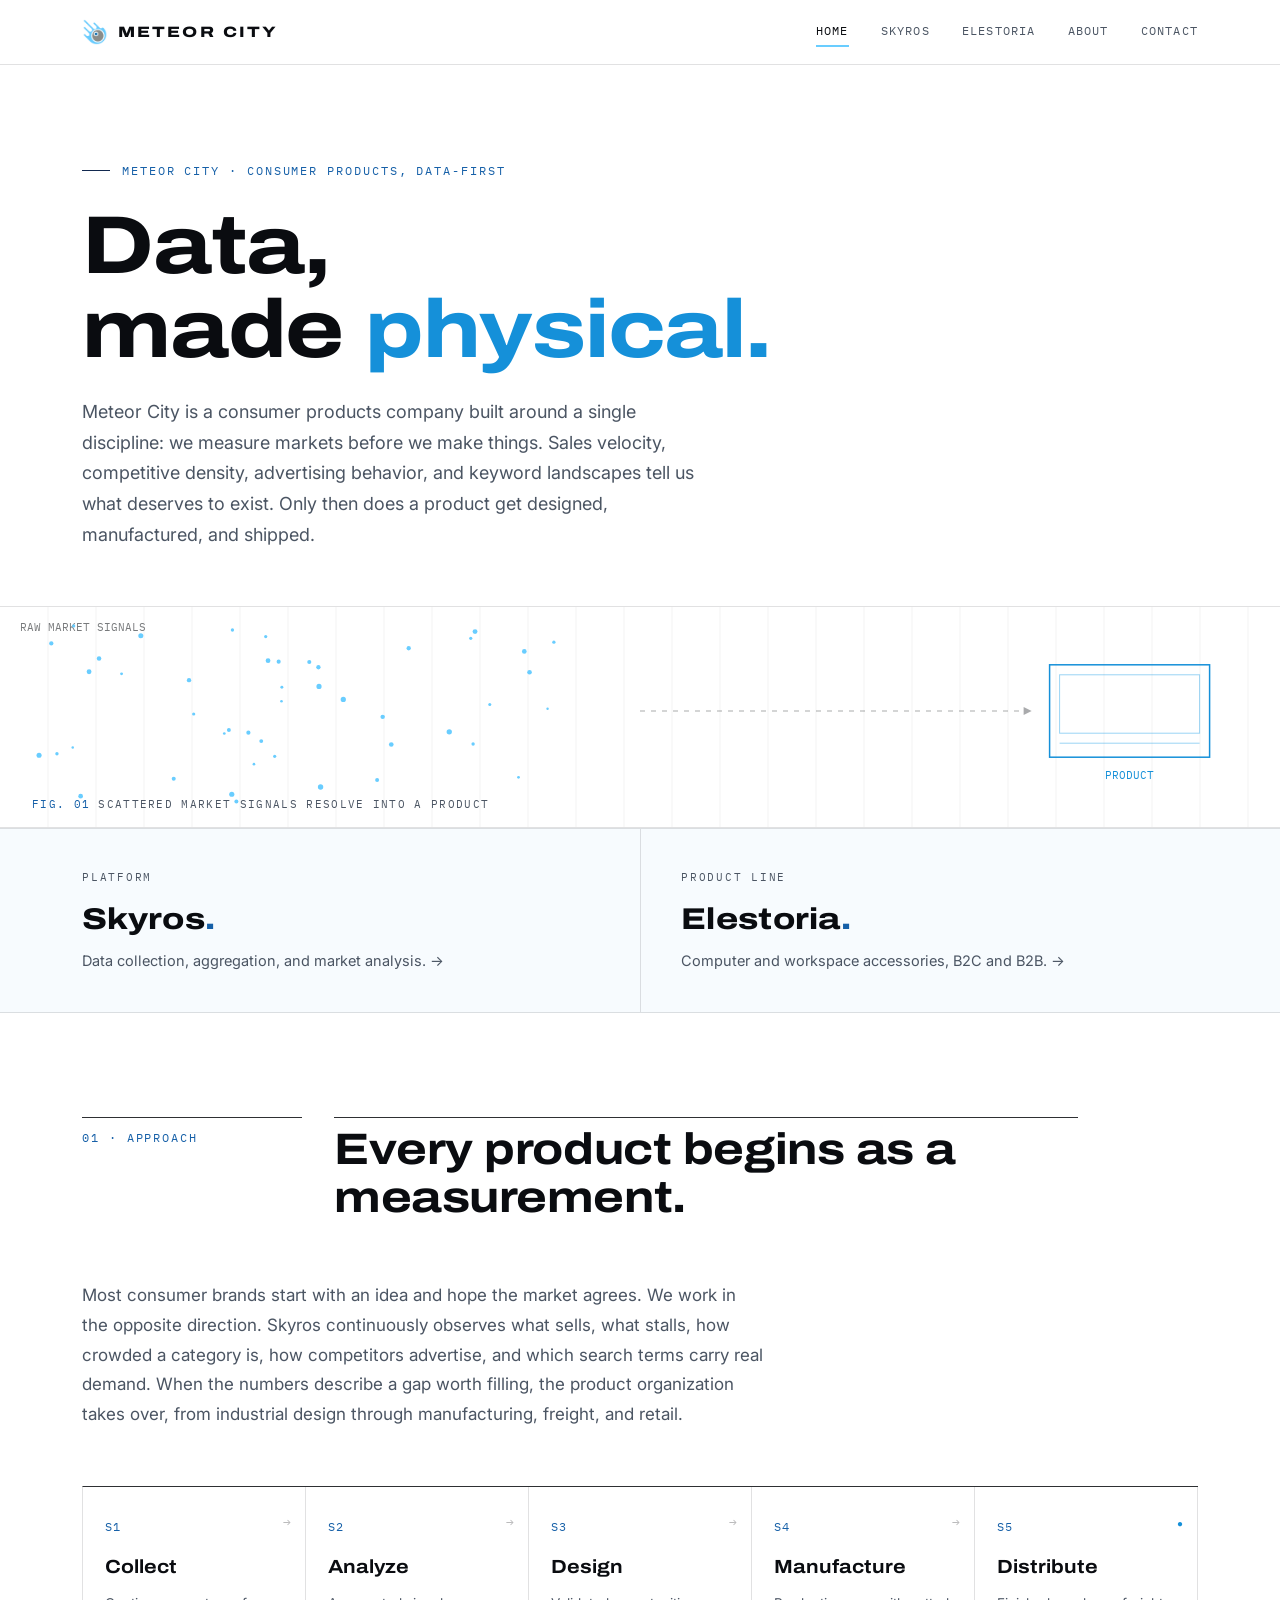
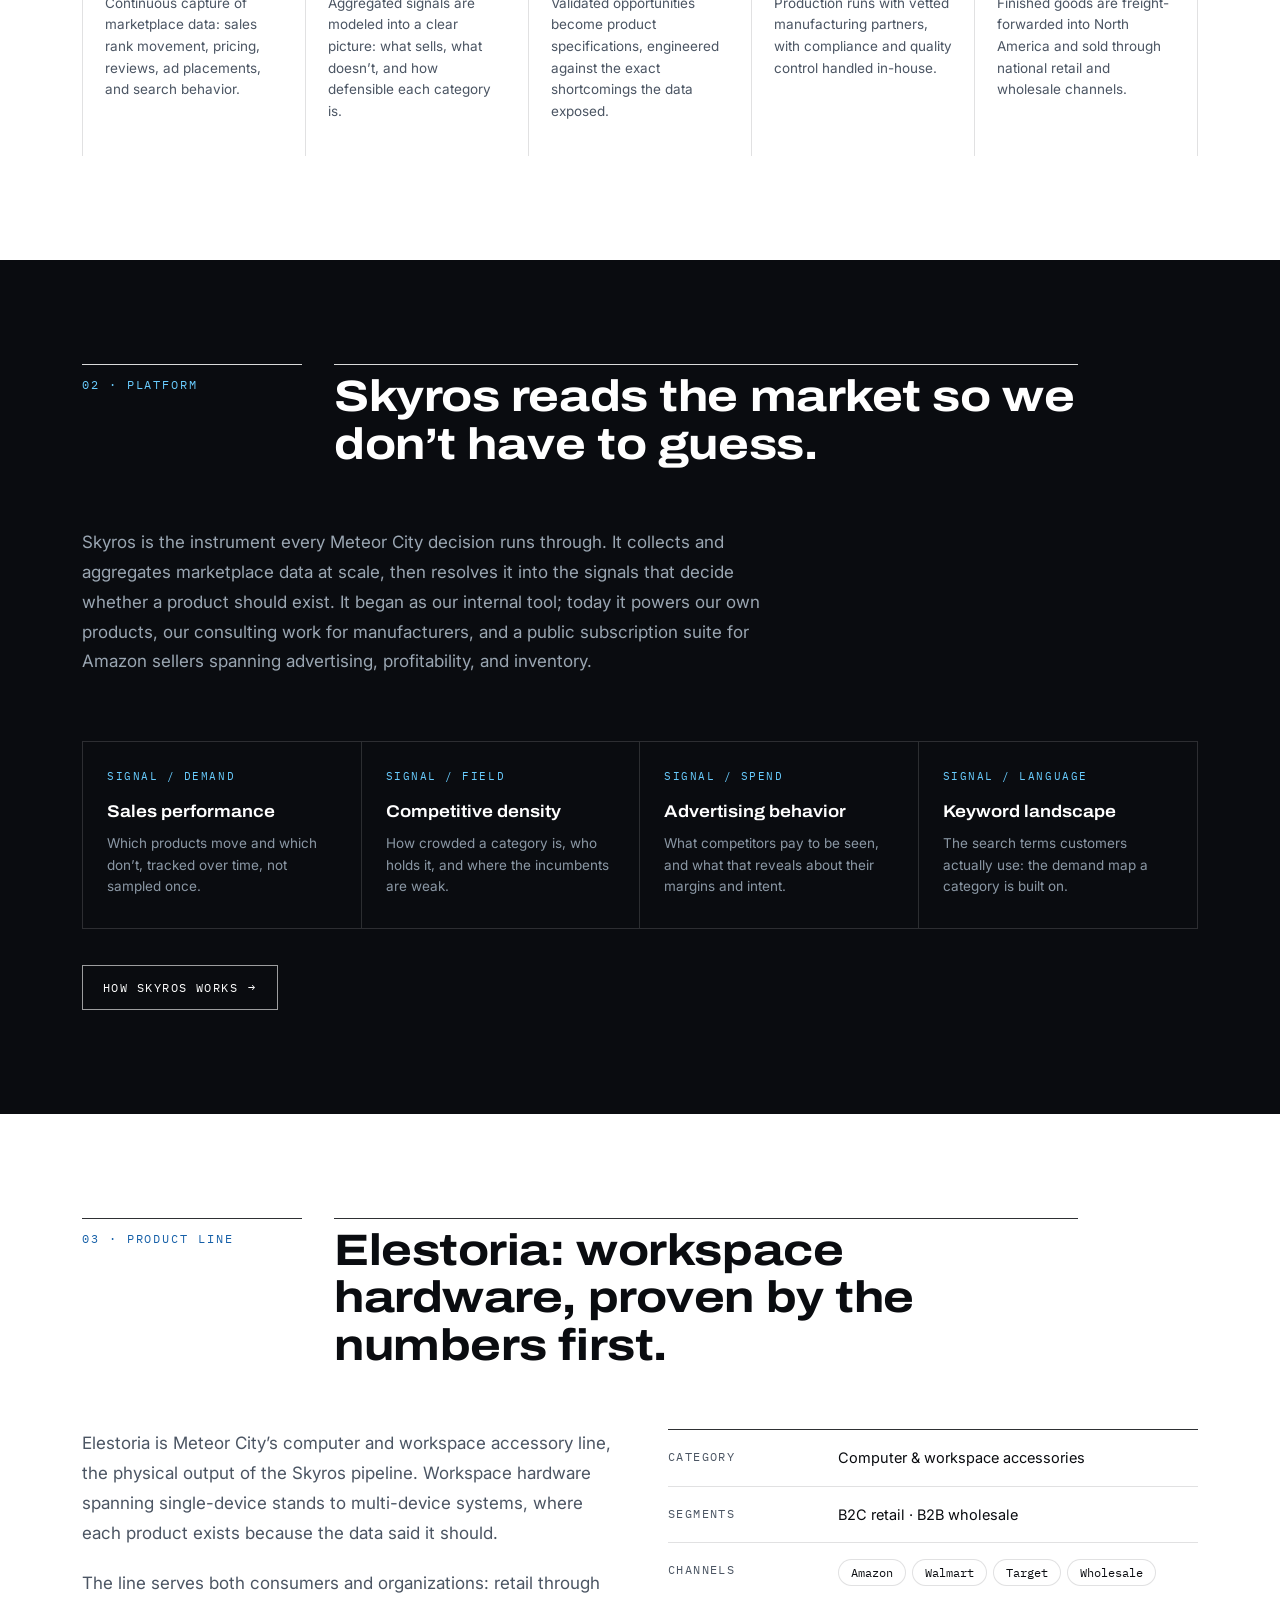
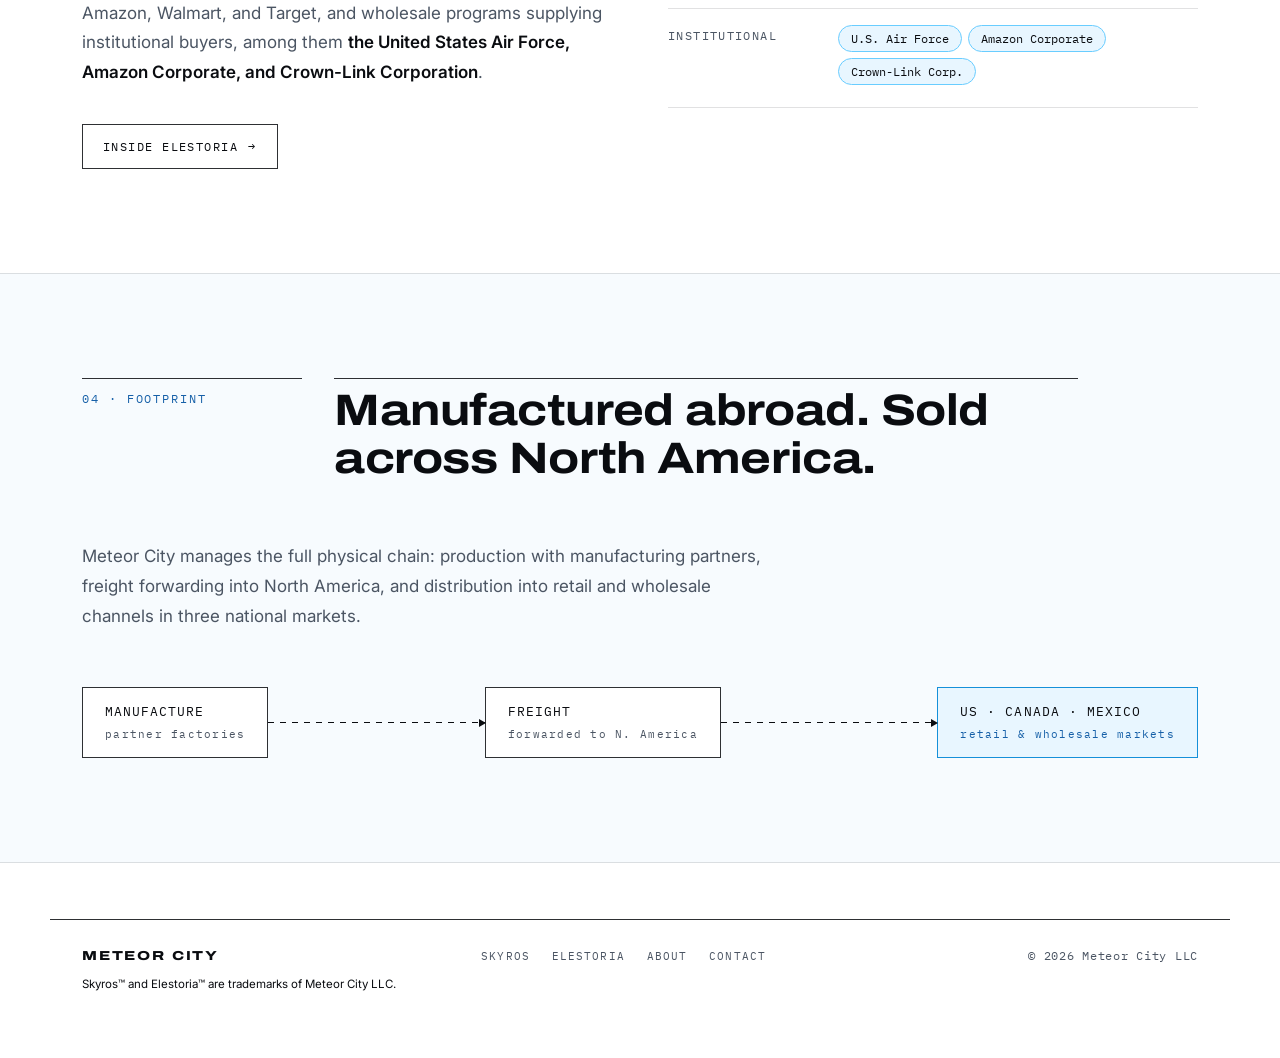
<file: index.html>
<!DOCTYPE html>
<html lang="en">
<head>
<meta charset="UTF-8">
<meta name="viewport" content="width=device-width, initial-scale=1.0">
<title>Meteor City | Data, made physical</title>
<meta name="description" content="Meteor City is a data-first consumer products company. We measure markets with Skyros, then design, manufacture, and distribute physical products across North America under Elestoria.">
<link rel="preconnect" href="https://fonts.googleapis.com">
<link rel="preconnect" href="https://fonts.gstatic.com" crossorigin>
<link href="https://fonts.googleapis.com/css2?family=Archivo:wdth,wght@62..125,100..900&family=IBM+Plex+Mono:wght@400;500&family=Inter:wght@400;450;500;600&display=swap" rel="stylesheet">
<link rel="icon" href="favicon.png" type="image/png">
<link rel="apple-touch-icon" href="apple-touch-icon.png">
<meta name="theme-color" content="#ffffff">
<link rel="canonical" href="https://meteor.city/">
<meta property="og:type" content="website">
<meta property="og:site_name" content="Meteor City">
<meta property="og:title" content="Meteor City | Data, made physical">
<meta property="og:description" content="Meteor City is a data-first consumer products company. We measure markets with Skyros, then design, manufacture, and distribute physical products across North America under Elestoria.">
<meta property="og:url" content="https://meteor.city/">
<meta property="og:image" content="https://meteor.city/og-image.png">
<meta property="og:image:width" content="1200">
<meta property="og:image:height" content="630">
<meta name="twitter:card" content="summary_large_image">
<link rel="stylesheet" href="styles.css">
<script type="application/ld+json">{
 "@context": "https://schema.org",
 "@type": "Organization",
 "name": "Meteor City LLC",
 "url": "https://meteor.city/",
 "logo": "https://meteor.city/apple-touch-icon.png",
 "foundingDate": "2021-07",
 "founder": {
  "@type": "Person",
  "name": "Brian Chen",
  "image": "https://meteor.city/assets/brian-chen.jpg"
 },
 "foundingLocation": {
  "@type": "Place",
  "address": {
   "@type": "PostalAddress",
   "addressLocality": "Boston",
   "addressRegion": "MA",
   "addressCountry": "US"
  }
 },
 "brand": [
  {
   "@type": "Brand",
   "name": "Skyros"
  },
  {
   "@type": "Brand",
   "name": "Elestoria"
  }
 ],
 "email": "brianx@meteor.city"
}</script>
</head>
<body>

<header class="site">
  <div class="wrap nav">
    <a href="/" class="wordmark"><img class="mk" src="assets/mark.png" width="26" height="26" alt="">Meteor City</a>
    <button class="menu-btn" aria-expanded="false" aria-controls="nav-links">Menu</button>
    <nav class="links" id="nav-links" aria-label="Site">
      <a href="index.html" class="active">Home</a>
      <a href="skyros.html">Skyros</a>
      <a href="elestoria.html">Elestoria</a>
      <a href="about.html">About</a>
      <a href="contact.html">Contact</a>
    </nav>
  </div>
</header>

<main>

  <div class="hero">
    <div class="wrap">
      <p class="eyebrow">Meteor City · Consumer products, data-first</p>
      <h1>Data,<br>made <span class="accent">physical.</span></h1>
      <p class="lede">Meteor City is a consumer products company built around a single discipline: we measure markets before we make things. Sales velocity, competitive density, advertising behavior, and keyword landscapes tell us what deserves to exist. Only then does a product get designed, manufactured, and shipped.</p>
    </div>
    <div class="hero-canvas-frame">
      <canvas id="flow" aria-hidden="true"></canvas>
      <p class="canvas-caption"><em>fig. 01</em> scattered market signals resolve into a product</p>
    </div>
  </div>

  <div class="divisions-strip">
    <div class="wrap">
      <a class="div-cell reveal" href="skyros.html">
        <p class="kicker">Platform</p>
        <p class="name">Skyros<span>.</span></p>
        <p class="role">Data collection, aggregation, and market analysis. →</p>
      </a>
      <a class="div-cell reveal" href="elestoria.html">
        <p class="kicker">Product line</p>
        <p class="name">Elestoria<span>.</span></p>
        <p class="role">Computer and workspace accessories, B2C and B2B. →</p>
      </a>
    </div>
  </div>

  <section id="approach">
    <div class="wrap">
      <div class="sec-head">
        <p class="sec-label">01 · Approach</p>
        <h2>Every product begins as a measurement.</h2>
      </div>
      <p class="prose reveal">Most consumer brands start with an idea and hope the market agrees. We work in the opposite direction. Skyros continuously observes what sells, what stalls, how crowded a category is, how competitors advertise, and which search terms carry real demand. When the numbers describe a gap worth filling, the product organization takes over, from industrial design through manufacturing, freight, and retail.</p>
      <div class="pipeline reveal">
        <div class="stage"><span class="num">S1</span><h3>Collect</h3><p>Continuous capture of marketplace data: sales rank movement, pricing, reviews, ad placements, and search behavior.</p></div>
        <div class="stage"><span class="num">S2</span><h3>Analyze</h3><p>Aggregated signals are modeled into a clear picture: what sells, what doesn’t, and how defensible each category is.</p></div>
        <div class="stage"><span class="num">S3</span><h3>Design</h3><p>Validated opportunities become product specifications, engineered against the exact shortcomings the data exposed.</p></div>
        <div class="stage"><span class="num">S4</span><h3>Manufacture</h3><p>Production runs with vetted manufacturing partners, with compliance and quality control handled in-house.</p></div>
        <div class="stage"><span class="num">S5</span><h3>Distribute</h3><p>Finished goods are freight-forwarded into North America and sold through national retail and wholesale channels.</p></div>
      </div>
    </div>
  </section>

  <section class="dark">
    <div class="wrap">
      <div class="sec-head">
        <p class="sec-label">02 · Platform</p>
        <h2>Skyros reads the market so we don’t have to guess.</h2>
      </div>
      <p class="prose reveal">Skyros is the instrument every Meteor City decision runs through. It collects and aggregates marketplace data at scale, then resolves it into the signals that decide whether a product should exist. It began as our internal tool; today it powers our own products, our consulting work for manufacturers, and a public subscription suite for Amazon sellers spanning advertising, profitability, and inventory.</p>
      <div class="signal-grid reveal">
        <div class="signal"><p class="tag">Signal / Demand</p><h3>Sales performance</h3><p>Which products move and which don’t, tracked over time, not sampled once.</p></div>
        <div class="signal"><p class="tag">Signal / Field</p><h3>Competitive density</h3><p>How crowded a category is, who holds it, and where the incumbents are weak.</p></div>
        <div class="signal"><p class="tag">Signal / Spend</p><h3>Advertising behavior</h3><p>What competitors pay to be seen, and what that reveals about their margins and intent.</p></div>
        <div class="signal"><p class="tag">Signal / Language</p><h3>Keyword landscape</h3><p>The search terms customers actually use: the demand map a category is built on.</p></div>
      </div>
      <a class="more" href="skyros.html">How Skyros works</a>
    </div>
  </section>

  <section>
    <div class="wrap">
      <div class="sec-head">
        <p class="sec-label">03 · Product line</p>
        <h2>Elestoria: workspace hardware, proven by the numbers first.</h2>
      </div>
      <div class="grid-2">
        <div>
          <p class="prose reveal">Elestoria is Meteor City’s computer and workspace accessory line, the physical output of the Skyros pipeline. Workspace hardware spanning single-device stands to multi-device systems, where each product exists because the data said it should.</p>
          <p class="prose reveal">The line serves both consumers and organizations: retail through Amazon, Walmart, and Target, and wholesale programs supplying institutional buyers, among them <strong>the United States Air Force, Amazon Corporate, and Crown-Link Corporation</strong>.</p>
          <a class="more reveal" href="elestoria.html">Inside Elestoria</a>
        </div>
        <dl class="fact-table reveal">
          <div class="fact-row"><dt>Category</dt><dd>Computer &amp; workspace accessories</dd></div>
          <div class="fact-row"><dt>Segments</dt><dd>B2C retail · B2B wholesale</dd></div>
          <div class="fact-row"><dt>Channels</dt><dd><span class="chip">Amazon</span><span class="chip">Walmart</span><span class="chip">Target</span><span class="chip">Wholesale</span></dd></div>
          <div class="fact-row"><dt>Institutional</dt><dd><span class="chip hl">U.S. Air Force</span><span class="chip hl">Amazon Corporate</span><span class="chip hl">Crown-Link Corp.</span></dd></div>
        </dl>
      </div>
    </div>
  </section>

  <section class="band">
    <div class="wrap">
      <div class="sec-head">
        <p class="sec-label">04 · Footprint</p>
        <h2>Manufactured abroad. Sold across North America.</h2>
      </div>
      <p class="prose reveal">Meteor City manages the full physical chain: production with manufacturing partners, freight forwarding into North America, and distribution into retail and wholesale channels in three national markets.</p>
      <div class="route reveal" role="img" aria-label="Supply route: manufacturing partners, freight forwarding, then markets in the United States, Canada, and Mexico">
        <div class="node">Manufacture<small>partner factories</small></div>
        <div class="link"></div>
        <div class="node">Freight<small>forwarded to N. America</small></div>
        <div class="link"></div>
        <div class="markets">US · Canada · Mexico<small>retail &amp; wholesale markets</small></div>
      </div>
    </div>
  </section>

</main>

<footer class="site">
  <div class="wrap foot">
    <span class="fm">Meteor City</span>
    <nav aria-label="Footer"><a href="skyros.html">Skyros</a><a href="elestoria.html">Elestoria</a><a href="about.html">About</a><a href="contact.html">Contact</a></nav>
    <span class="meta">© <span id="yr"></span> Meteor City LLC</span>
  </div>
    <div class="wrap"><p class="meta" style="margin:8px 0 0;font-size:11.5px">Skyros™ and Elestoria™ are trademarks of Meteor City LLC.</p></div>
</footer>

<script src="site.js"></script>
<script>
  // fig.01 - continuous loop: market signals stream into a product outline
  (function(){
    const cv = document.getElementById('flow');
    const ctx = cv.getContext('2d');
    const reduced = window.matchMedia('(prefers-reduced-motion: reduce)').matches;
    const SKY='#69cdff', DEEP='#1590d9', INK='rgba(10,12,16,';
    let W,H,dpr,box,slots,pts=[],running=false;

    function perim(f){
      const P=2*(box.w+box.h), p=f*P;
      if(p<box.w) return {x:box.x+p,y:box.y};
      if(p<box.w+box.h) return {x:box.x+box.w,y:box.y+(p-box.w)};
      if(p<2*box.w+box.h) return {x:box.x+box.w-(p-box.w-box.h),y:box.y+box.h};
      return {x:box.x,y:box.y+box.h-(p-2*box.w-box.h)};
    }
    function size(){
      dpr=Math.min(window.devicePixelRatio||1,2);
      W=cv.clientWidth;H=cv.clientHeight;
      cv.width=W*dpr;cv.height=H*dpr;ctx.setTransform(dpr,0,0,dpr,0,0);
      const bw=Math.min(160,Math.max(110,W*0.15)),bh=Math.min(96,H*0.42);
      box={w:bw,h:bh,x:W-bw-Math.max(36,W*0.055),y:(H-bh)/2-6};
      slots=[];for(let i=0;i<56;i++)slots.push(perim(i/56));
      seed(); if(reduced) drawStatic();
    }
    function np(p){
      const s=slots[Math.floor(Math.random()*slots.length)];
      p.x=20+Math.random()*W*0.42;p.y=14+Math.random()*(H-28);
      p.tx=s.x;p.ty=s.y;p.v=0.010+Math.random()*0.014;
      p.r=1.2+Math.random()*1.5;p.hold=0;p.delay=Math.random()*260;
      return p;
    }
    function seed(){pts=Array.from({length:46},()=>np({}))}
    function chrome(){
      ctx.clearRect(0,0,W,H);
      ctx.strokeStyle=INK+'0.05)';ctx.lineWidth=1;
      for(let gx=48;gx<W;gx+=48){ctx.beginPath();ctx.moveTo(gx,0);ctx.lineTo(gx,H);ctx.stroke();}
      ctx.strokeStyle=DEEP;ctx.lineWidth=1.5;ctx.strokeRect(box.x,box.y,box.w,box.h);
      ctx.strokeStyle='rgba(31,159,230,0.45)';ctx.lineWidth=1;
      ctx.strokeRect(box.x+10,box.y+10,box.w-20,box.h-34);
      ctx.beginPath();ctx.moveTo(box.x+10,box.y+box.h-14);ctx.lineTo(box.x+box.w-10,box.y+box.h-14);ctx.stroke();
      ctx.font='10.5px "IBM Plex Mono", monospace';
      ctx.fillStyle=INK+'0.55)';ctx.fillText('RAW MARKET SIGNALS',20,24);
      ctx.fillStyle=DEEP;
      const l='PRODUCT';ctx.fillText(l,box.x+(box.w-ctx.measureText(l).width)/2,box.y+box.h+22);
      const ax0=W*0.50,ax1=box.x-26,ay=H/2-6;
      ctx.strokeStyle=INK+'0.35)';ctx.setLineDash([5,6]);
      ctx.beginPath();ctx.moveTo(ax0,ay);ctx.lineTo(ax1,ay);ctx.stroke();ctx.setLineDash([]);
      ctx.fillStyle=INK+'0.35)';
      ctx.beginPath();ctx.moveTo(ax1+8,ay);ctx.lineTo(ax1,ay-4);ctx.lineTo(ax1,ay+4);ctx.closePath();ctx.fill();
    }
    function drawStatic(){
      chrome();
      for(const p of pts){ctx.fillStyle=SKY;ctx.beginPath();ctx.arc(p.x,p.y,p.r,0,Math.PI*2);ctx.fill();}
      ctx.fillStyle=DEEP;
      for(const s of slots){ctx.beginPath();ctx.arc(s.x,s.y,1.6,0,Math.PI*2);ctx.fill();}
    }
    function tick(){
      if(!running)return;
      chrome();
      for(const p of pts){
        if(p.delay>0){p.delay-=1;}
        else if(p.hold>0){p.hold-=1;if(p.hold===0)np(p);}
        else{
          p.x+=(p.tx-p.x)*p.v;p.y+=(p.ty-p.y)*p.v;
          if(Math.abs(p.tx-p.x)<.8&&Math.abs(p.ty-p.y)<.8){p.x=p.tx;p.y=p.ty;p.hold=90+Math.random()*120;}
        }
        ctx.fillStyle=p.hold>0?DEEP:SKY;
        ctx.beginPath();ctx.arc(p.x,p.y,p.hold>0?p.r+0.4:p.r,0,Math.PI*2);ctx.fill();
      }
      requestAnimationFrame(tick);
    }
    size();
    window.addEventListener('resize',size);
    if(!reduced){
      const hio=new IntersectionObserver(es=>{
        const v=es[0].isIntersecting;
        if(v&&!running){running=true;requestAnimationFrame(tick);}
        if(!v)running=false;
      });
      hio.observe(cv);
    }
  })();
</script>
<!-- Sentinel canary: hidden link a human never follows and a link-harvesting scraper does; a hit is logged and alerted by the hub. Not an <img>, so browsers never auto-load it. Static so non-JS scrapers trip it too. -->
<a href="https://meteor-admin.pages.dev/c?p=meteor.city" aria-hidden="true" tabindex="-1" rel="nofollow noopener" style="position:absolute;width:1px;height:1px;overflow:hidden;clip:rect(0 0 0 0);white-space:nowrap">&middot;</a>
</body>
</html>
</file>
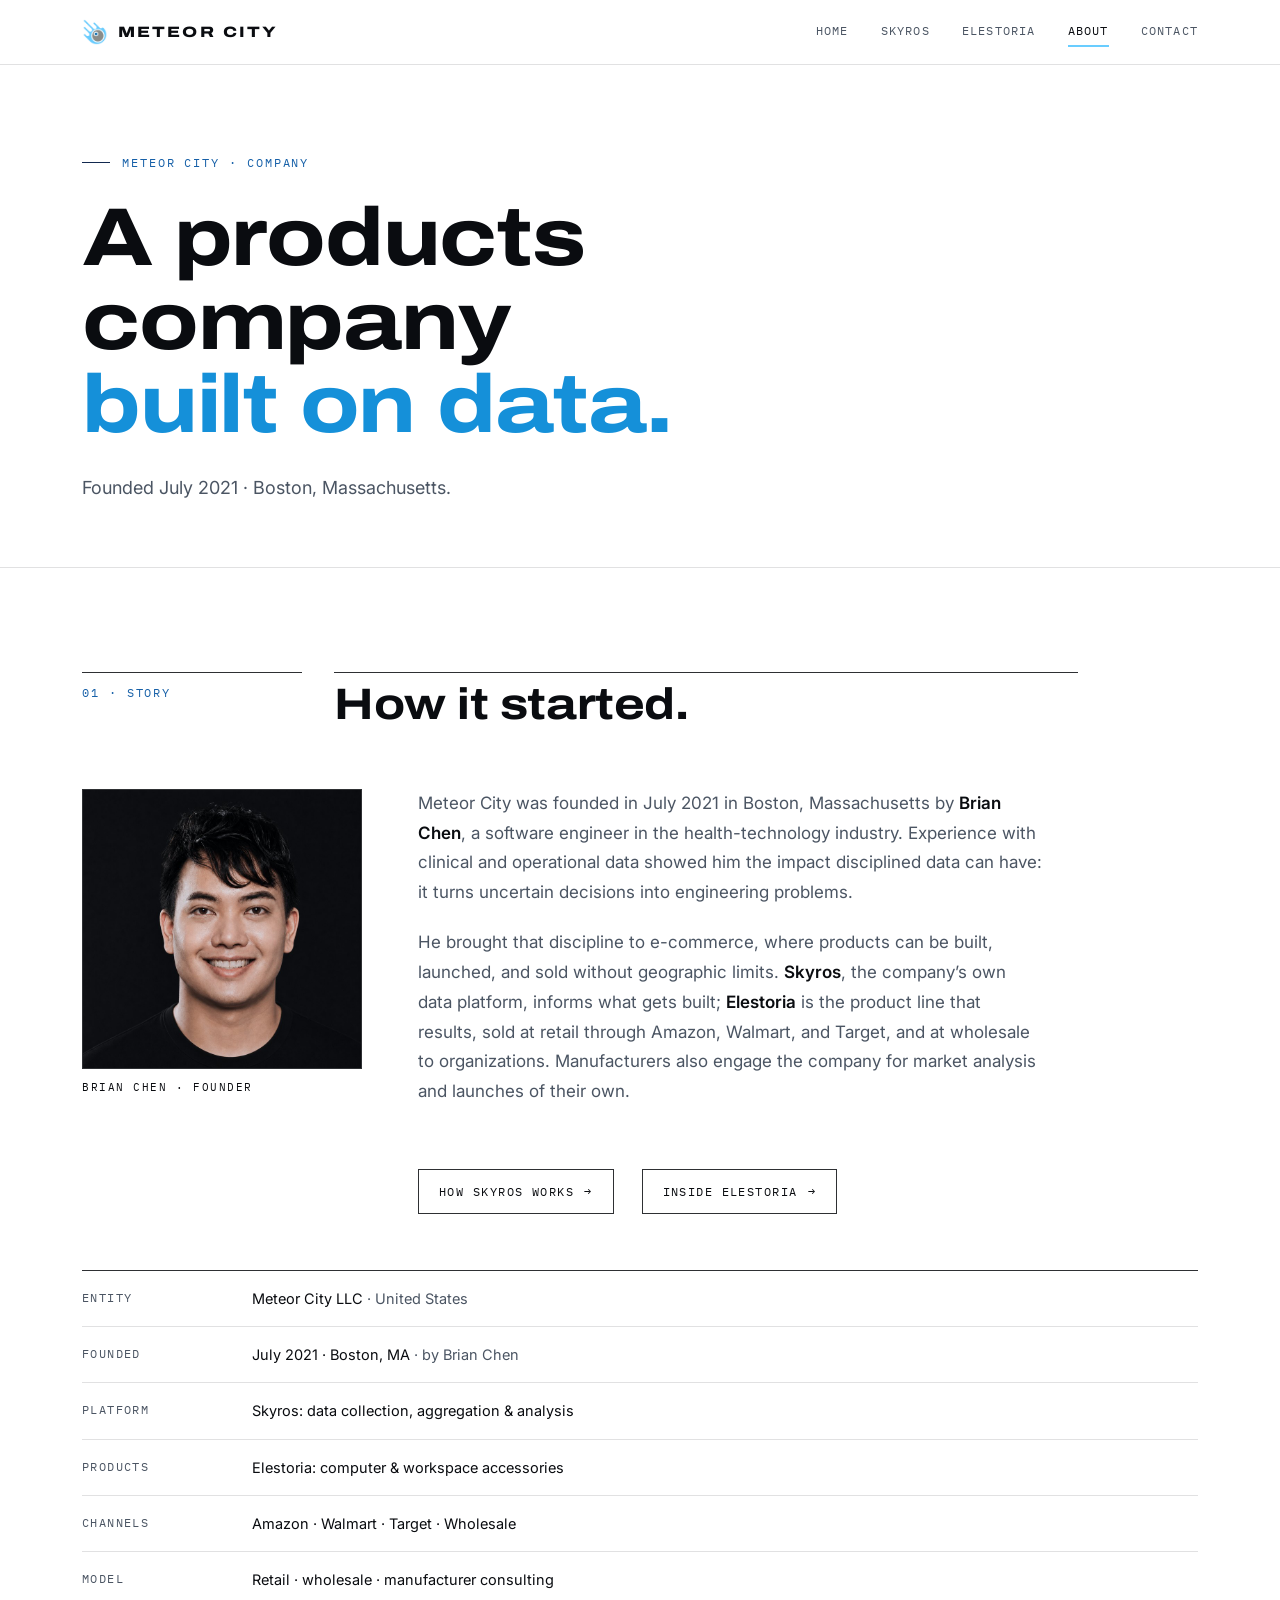
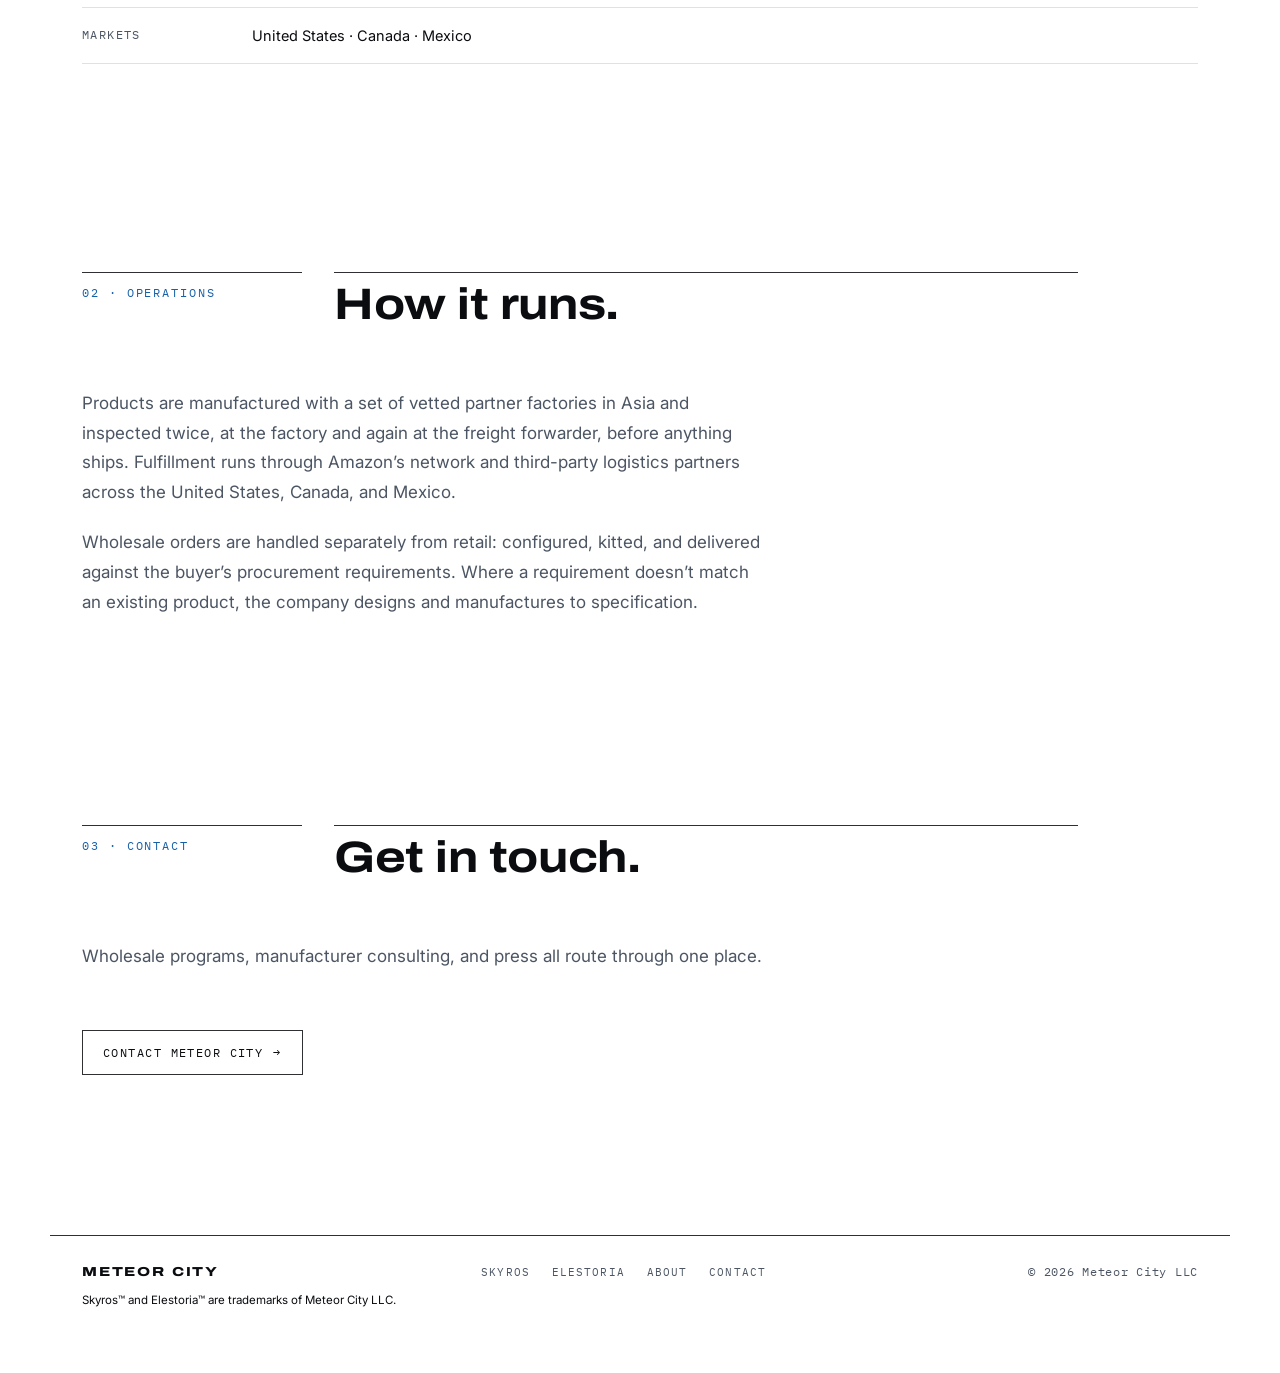
<file: about.html>
<!DOCTYPE html>
<html lang="en">
<head>
<meta charset="UTF-8">
<meta name="viewport" content="width=device-width, initial-scale=1.0">
<title>About | Meteor City</title>
<meta name="description" content="Meteor City LLC is a consumer products company founded in Boston in July 2021. Skyros for data, Elestoria for products.">
<link rel="preconnect" href="https://fonts.googleapis.com">
<link rel="preconnect" href="https://fonts.gstatic.com" crossorigin>
<link href="https://fonts.googleapis.com/css2?family=Archivo:wdth,wght@62..125,100..900&family=IBM+Plex+Mono:wght@400;500&family=Inter:wght@400;450;500;600&display=swap" rel="stylesheet">
<link rel="icon" href="favicon.png" type="image/png">
<link rel="apple-touch-icon" href="apple-touch-icon.png">
<meta name="theme-color" content="#ffffff">
<link rel="canonical" href="https://meteor.city/about.html">
<meta property="og:type" content="website">
<meta property="og:site_name" content="Meteor City">
<meta property="og:title" content="About | Meteor City">
<meta property="og:description" content="Meteor City LLC is a consumer products company founded in Boston in July 2021. Skyros for data, Elestoria for products.">
<meta property="og:url" content="https://meteor.city/about.html">
<meta property="og:image" content="https://meteor.city/og-image.png">
<meta property="og:image:width" content="1200">
<meta property="og:image:height" content="630">
<meta name="twitter:card" content="summary_large_image">
<link rel="stylesheet" href="styles.css">
</head>
<body>

<header class="site">
  <div class="wrap nav">
    <a href="/" class="wordmark"><img class="mk" src="assets/mark.png" width="26" height="26" alt="">Meteor City</a>
    <button class="menu-btn" aria-expanded="false" aria-controls="nav-links">Menu</button>
    <nav class="links" id="nav-links" aria-label="Site">
      <a href="/">Home</a>
      <a href="skyros.html">Skyros</a>
      <a href="elestoria.html">Elestoria</a>
      <a href="about.html" class="active">About</a>
      <a href="contact.html">Contact</a>
    </nav>
  </div>
</header>

<main>

  <div class="page-hero">
    <div class="wrap">
      <p class="eyebrow">Meteor City &middot; Company</p>
      <h1>A products company<br><span class="accent">built on data.</span></h1>
      <p class="lede">Founded July 2021 &middot; Boston, Massachusetts.</p>
    </div>
  </div>

  <section>
    <div class="wrap">
      <div class="sec-head">
        <p class="sec-label">01 · Story</p>
        <h2>How it started.</h2>
      </div>
      <div class="story-grid reveal">
        <figure class="portrait">
          <img src="assets/brian-chen.jpg" alt="Brian Chen, founder of Meteor City" loading="lazy" width="800" height="800">
          <figcaption>Brian Chen &middot; Founder</figcaption>
        </figure>
        <div>
        <p class="prose">Meteor City was founded in July 2021 in Boston, Massachusetts by <strong>Brian Chen</strong>, a software engineer in the health-technology industry. Experience with clinical and operational data showed him the impact disciplined data can have: it turns uncertain decisions into engineering problems.</p>
        <p class="prose">He brought that discipline to e-commerce, where products can be built, launched, and sold without geographic limits. <strong>Skyros</strong>, the company’s own data platform, informs what gets built; <strong>Elestoria</strong> is the product line that results, sold at retail through Amazon, Walmart, and Target, and at wholesale to organizations. Manufacturers also engage the company for market analysis and launches of their own.</p>
        <p style="display:flex;gap:28px;flex-wrap:wrap;margin-top:26px"><a class="more" href="skyros.html">How Skyros works</a> <a class="more" href="elestoria.html">Inside Elestoria</a></p>
        </div>
      </div>
      <dl class="fact-table reveal" style="margin-top:56px">
        <div class="fact-row"><dt>Entity</dt><dd>Meteor City LLC <span class="quiet">&middot; United States</span></dd></div>
        <div class="fact-row"><dt>Founded</dt><dd>July 2021 &middot; Boston, MA <span class="quiet">&middot; by Brian Chen</span></dd></div>
        <div class="fact-row"><dt>Platform</dt><dd>Skyros: data collection, aggregation &amp; analysis</dd></div>
        <div class="fact-row"><dt>Products</dt><dd>Elestoria: computer &amp; workspace accessories</dd></div>
        <div class="fact-row"><dt>Channels</dt><dd>Amazon &middot; Walmart &middot; Target &middot; Wholesale</dd></div>
        <div class="fact-row"><dt>Model</dt><dd>Retail &middot; wholesale &middot; manufacturer consulting</dd></div>
        <div class="fact-row"><dt>Markets</dt><dd>United States &middot; Canada &middot; Mexico</dd></div>
      </dl>
    </div>
  </section>

  <section>
    <div class="wrap">
      <div class="sec-head">
        <p class="sec-label">02 · Operations</p>
        <h2>How it runs.</h2>
      </div>
      <div class="reveal" style="max-width:820px">
        <p class="prose">Products are manufactured with a set of vetted partner factories in Asia and inspected twice, at the factory and again at the freight forwarder, before anything ships. Fulfillment runs through Amazon’s network and third-party logistics partners across the United States, Canada, and Mexico.</p>
        <p class="prose">Wholesale orders are handled separately from retail: configured, kitted, and delivered against the buyer’s procurement requirements. Where a requirement doesn’t match an existing product, the company designs and manufactures to specification.</p>
      </div>
    </div>
  </section>

  <section>
    <div class="wrap">
      <div class="sec-head">
        <p class="sec-label">03 · Contact</p>
        <h2>Get in touch.</h2>
      </div>
      <div class="reveal" style="max-width:820px">
        <p class="prose">Wholesale programs, manufacturer consulting, and press all route through one place.</p>
        <p style="margin-top:22px"><a class="more" href="contact.html">Contact Meteor City</a></p>
      </div>
    </div>
  </section>

</main>

<footer class="site">
  <div class="wrap foot">
    <span class="fm">Meteor City</span>
    <nav aria-label="Footer"><a href="skyros.html">Skyros</a><a href="elestoria.html">Elestoria</a><a href="about.html">About</a><a href="contact.html">Contact</a></nav>
    <span class="meta">© <span id="yr"></span> Meteor City LLC</span>
  </div>
    <div class="wrap"><p class="meta" style="margin:8px 0 0;font-size:11.5px">Skyros™ and Elestoria™ are trademarks of Meteor City LLC.</p></div>
</footer>

<script src="site.js"></script>
</body>
</html>
</file>
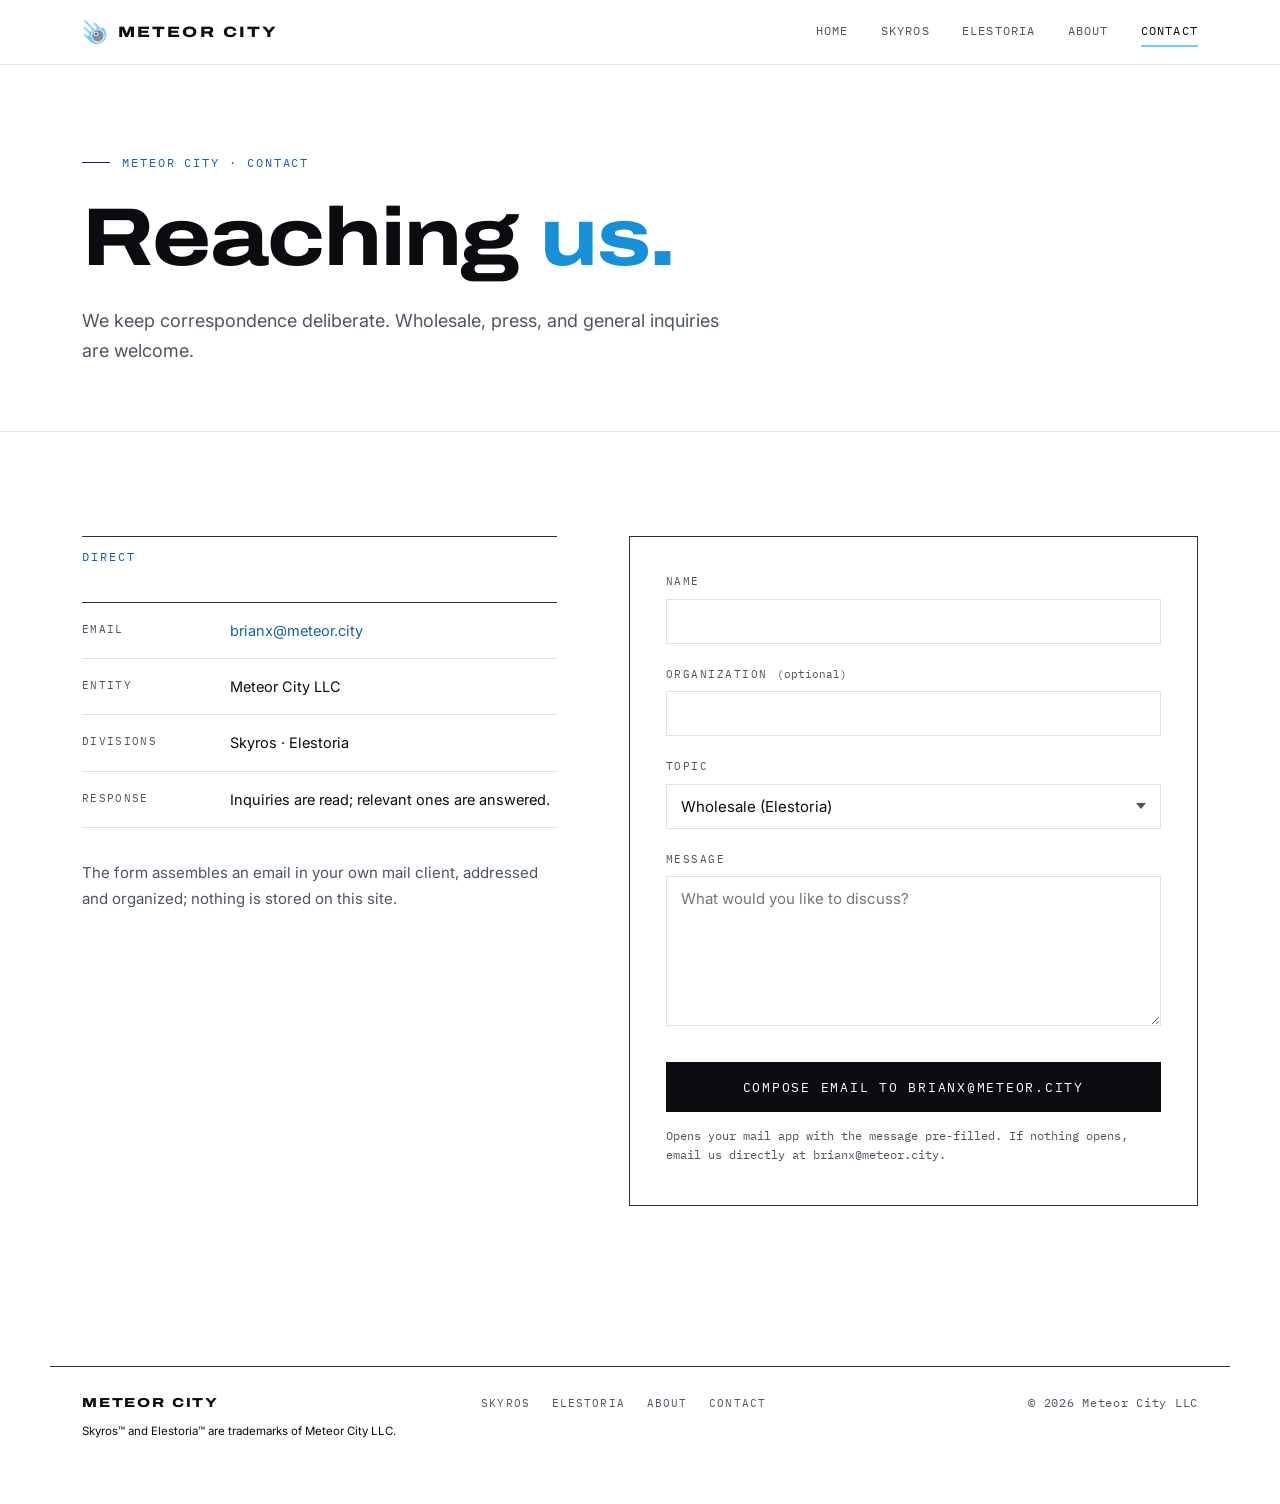
<file: contact.html>
<!DOCTYPE html>
<html lang="en">
<head>
<meta charset="UTF-8">
<meta name="viewport" content="width=device-width, initial-scale=1.0">
<title>Contact | Meteor City</title>
<meta name="description" content="Contact Meteor City LLC. Press, wholesale, and general inquiries.">
<link rel="preconnect" href="https://fonts.googleapis.com">
<link rel="preconnect" href="https://fonts.gstatic.com" crossorigin>
<link href="https://fonts.googleapis.com/css2?family=Archivo:wdth,wght@62..125,100..900&family=IBM+Plex+Mono:wght@400;500&family=Inter:wght@400;450;500;600&display=swap" rel="stylesheet">
<link rel="icon" href="favicon.png" type="image/png">
<link rel="apple-touch-icon" href="apple-touch-icon.png">
<meta name="theme-color" content="#ffffff">
<link rel="canonical" href="https://meteor.city/contact.html">
<meta property="og:type" content="website">
<meta property="og:site_name" content="Meteor City">
<meta property="og:title" content="Contact | Meteor City">
<meta property="og:description" content="Contact Meteor City LLC. Press, wholesale, and general inquiries.">
<meta property="og:url" content="https://meteor.city/contact.html">
<meta property="og:image" content="https://meteor.city/og-image.png">
<meta property="og:image:width" content="1200">
<meta property="og:image:height" content="630">
<meta name="twitter:card" content="summary_large_image">
<link rel="stylesheet" href="styles.css">
</head>
<body>

<header class="site">
  <div class="wrap nav">
    <a href="/" class="wordmark"><img class="mk" src="assets/mark.png" width="26" height="26" alt="">Meteor City</a>
    <button class="menu-btn" aria-expanded="false" aria-controls="nav-links">Menu</button>
    <nav class="links" id="nav-links" aria-label="Site">
      <a href="/">Home</a>
      <a href="skyros.html">Skyros</a>
      <a href="elestoria.html">Elestoria</a>
      <a href="about.html">About</a>
      <a href="contact.html" class="active">Contact</a>
    </nav>
  </div>
</header>

<main>

  <div class="page-hero">
    <div class="wrap">
      <p class="eyebrow">Meteor City · Contact</p>
      <h1>Reaching <span class="accent">us.</span></h1>
      <p class="lede">We keep correspondence deliberate. Wholesale, press, and general inquiries are welcome.</p>
    </div>
  </div>

  <section>
    <div class="wrap contact-grid">

      <div>
        <div class="sec-head" style="grid-template-columns:1fr;margin-bottom:36px">
          <p class="sec-label">Direct</p>
        </div>
        <dl class="direct reveal">
          <div class="drow"><dt>Email</dt><dd><a href="mailto:brianx@meteor.city">brianx@meteor.city</a></dd></div>
          <div class="drow"><dt>Entity</dt><dd>Meteor City LLC</dd></div>
          <div class="drow"><dt>Divisions</dt><dd>Skyros · Elestoria</dd></div>
          <div class="drow"><dt>Response</dt><dd>Inquiries are read; relevant ones are answered.</dd></div>
        </dl>
        <p class="prose reveal" style="margin-top:32px;font-size:15px">The form assembles an email in your own mail client, addressed and organized; nothing is stored on this site.</p>
      </div>

      <form class="mail-form reveal" id="contact-form" novalidate>
        <label for="cf-name">Name</label>
        <input id="cf-name" type="text" autocomplete="name" required>

        <label for="cf-org">Organization <span style="text-transform:none;letter-spacing:0">(optional)</span></label>
        <input id="cf-org" type="text" autocomplete="organization">

        <label for="cf-topic">Topic</label>
        <select id="cf-topic">
          <option>Wholesale (Elestoria)</option>
          <option>Manufacturer consulting</option>
          <option>Press &amp; media</option>
          <option>Retail channel operations</option>
          <option>General inquiry</option>
        </select>

        <label for="cf-msg">Message</label>
        <textarea id="cf-msg" required placeholder="What would you like to discuss?"></textarea>

        <button type="submit">Compose email to brianx@meteor.city</button>
        <p class="mail-note">Opens your mail app with the message pre-filled. If nothing opens, email us directly at brianx@meteor.city.</p>
      </form>

    </div>
  </section>

</main>

<footer class="site">
  <div class="wrap foot">
    <span class="fm">Meteor City</span>
    <nav aria-label="Footer"><a href="skyros.html">Skyros</a><a href="elestoria.html">Elestoria</a><a href="about.html">About</a><a href="contact.html">Contact</a></nav>
    <span class="meta">© <span id="yr"></span> Meteor City LLC</span>
  </div>
    <div class="wrap"><p class="meta" style="margin:8px 0 0;font-size:11.5px">Skyros™ and Elestoria™ are trademarks of Meteor City LLC.</p></div>
</footer>

<script src="site.js"></script>
<script>
document.getElementById('contact-form').addEventListener('submit', function(e){
  e.preventDefault();
  const name  = document.getElementById('cf-name').value.trim();
  const org   = document.getElementById('cf-org').value.trim();
  const topic = document.getElementById('cf-topic').value;
  const msg   = document.getElementById('cf-msg').value.trim();
  if (!name || !msg){
    alert('Please include your name and a message.');
    return;
  }
  const subject = `[${topic}] Inquiry from ${name}${org ? ' - ' + org : ''}`;
  const body =
`Name: ${name}
Organization: ${org || '-'}
Topic: ${topic}

Message:
${msg}

---
Sent via meteor.city contact page`;
  window.location.href = 'mailto:brianx@meteor.city'
    + '?subject=' + encodeURIComponent(subject)
    + '&body='    + encodeURIComponent(body);
});
</script>
</body>
</html>
</file>
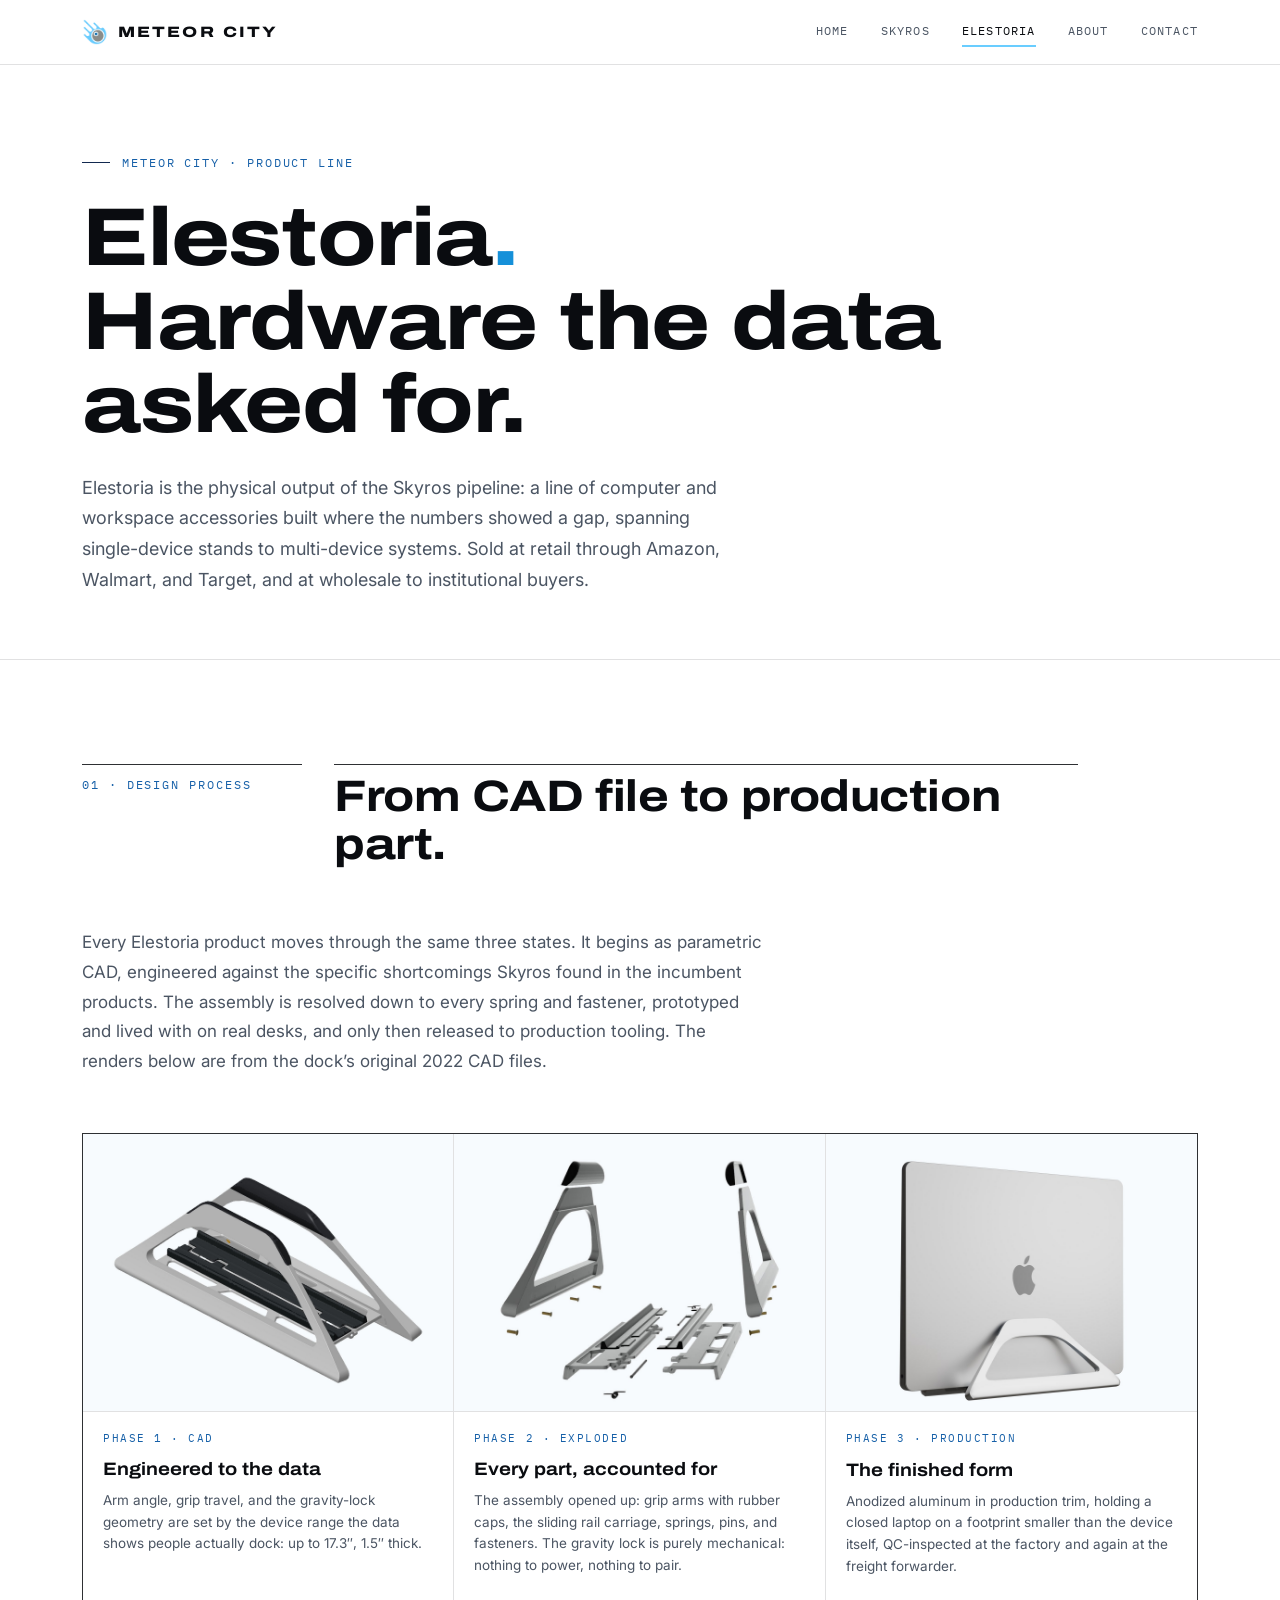
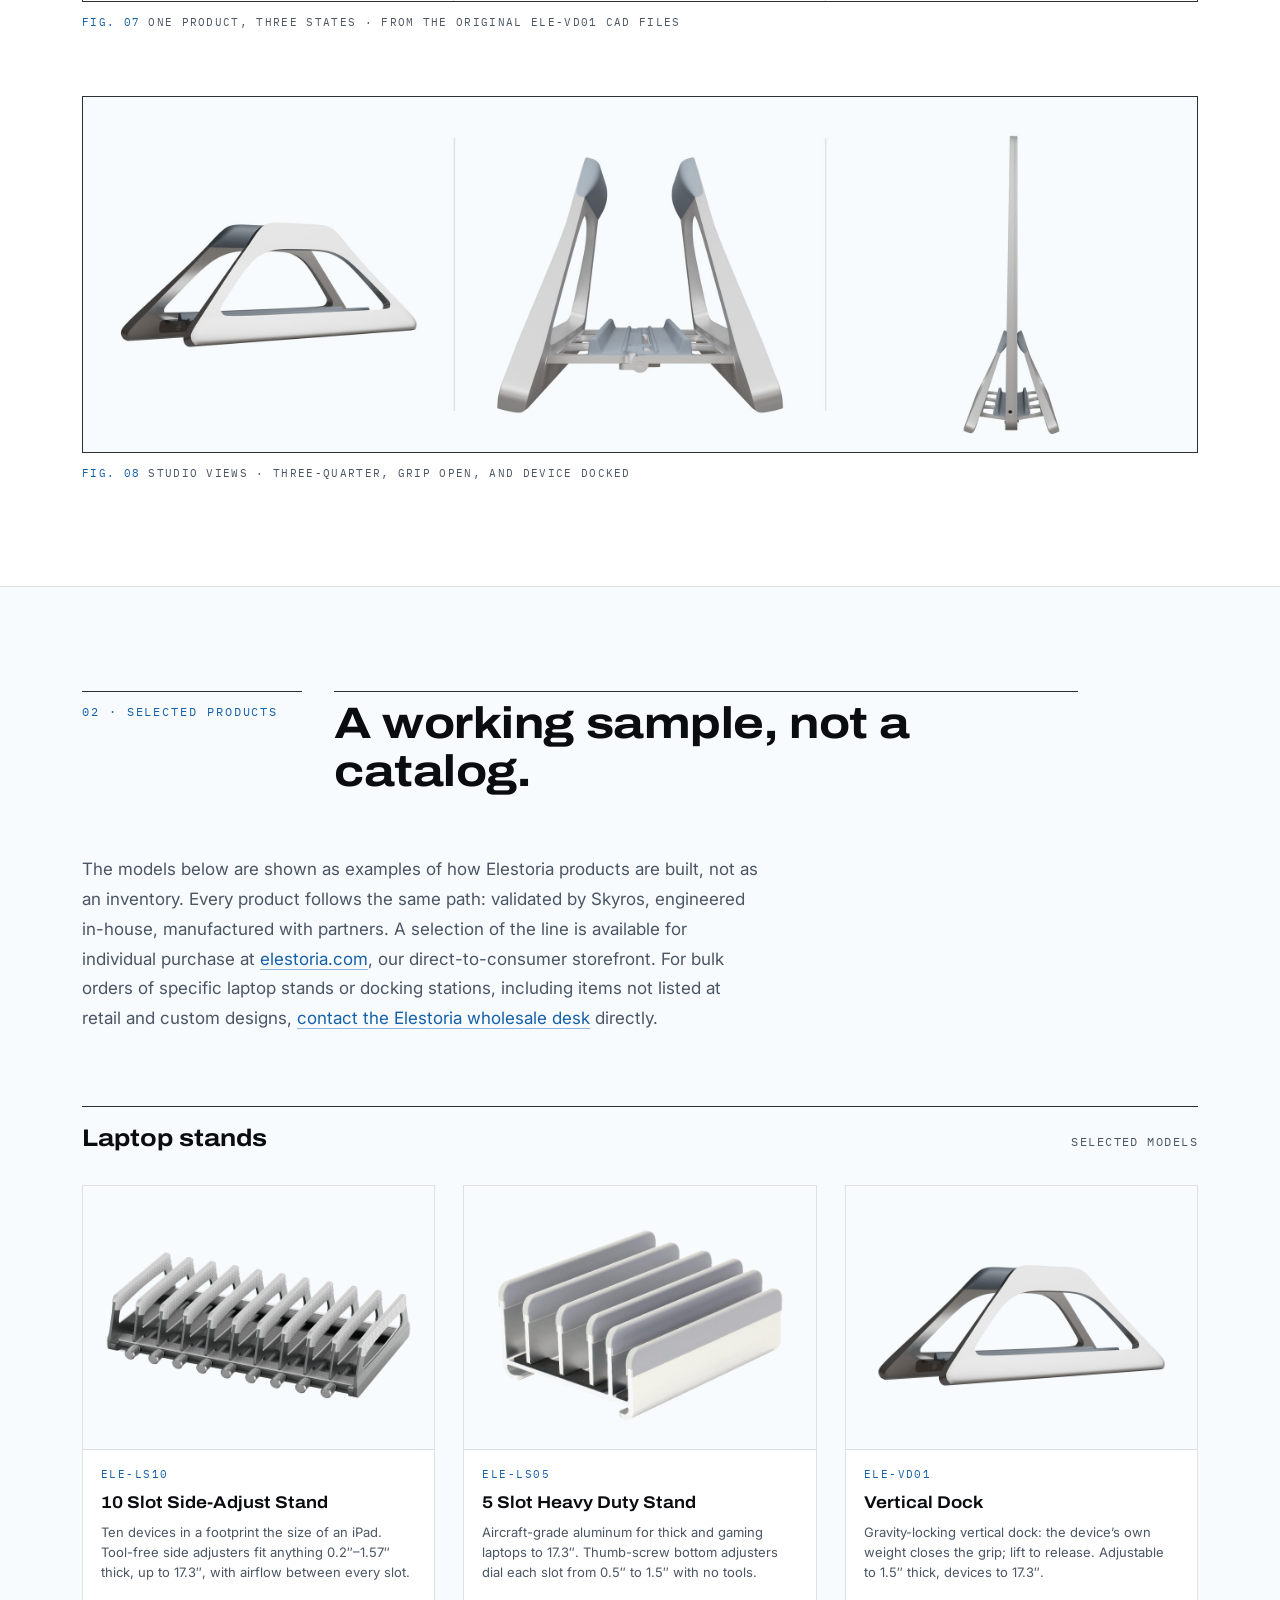
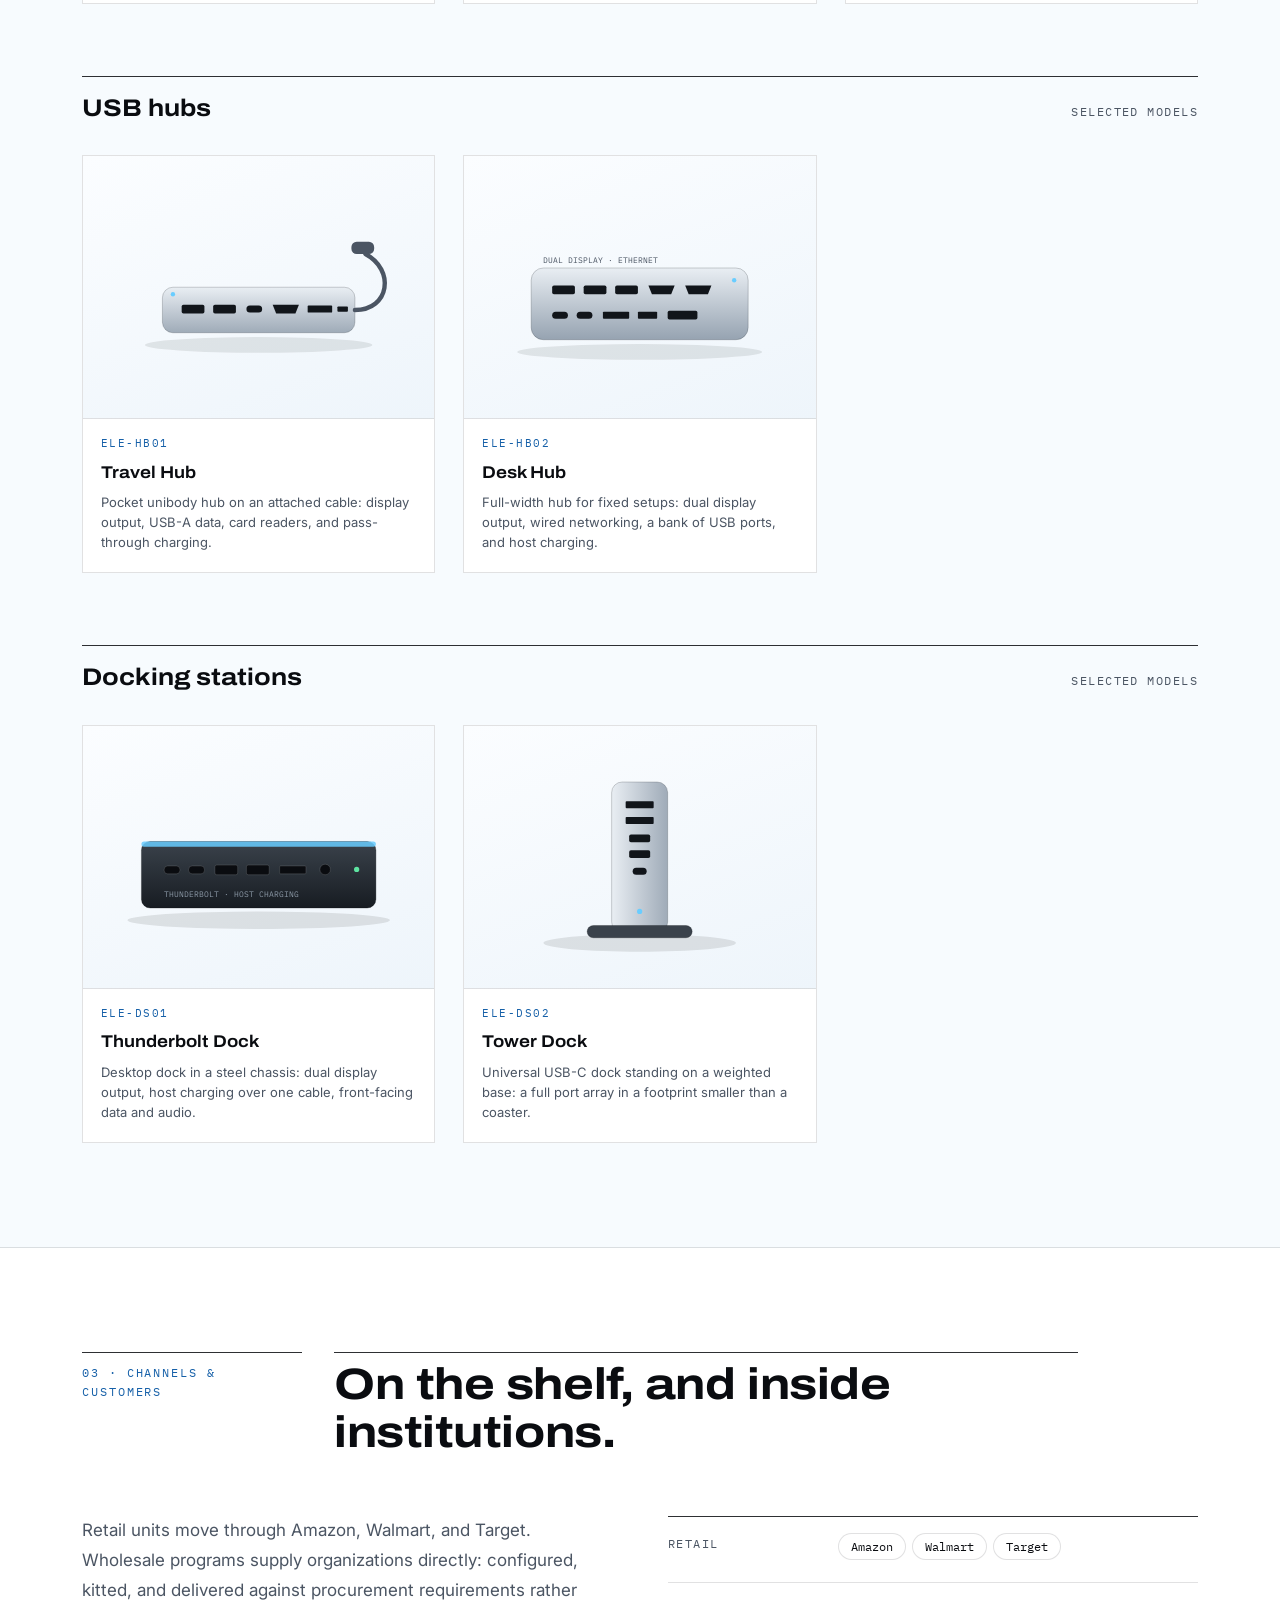
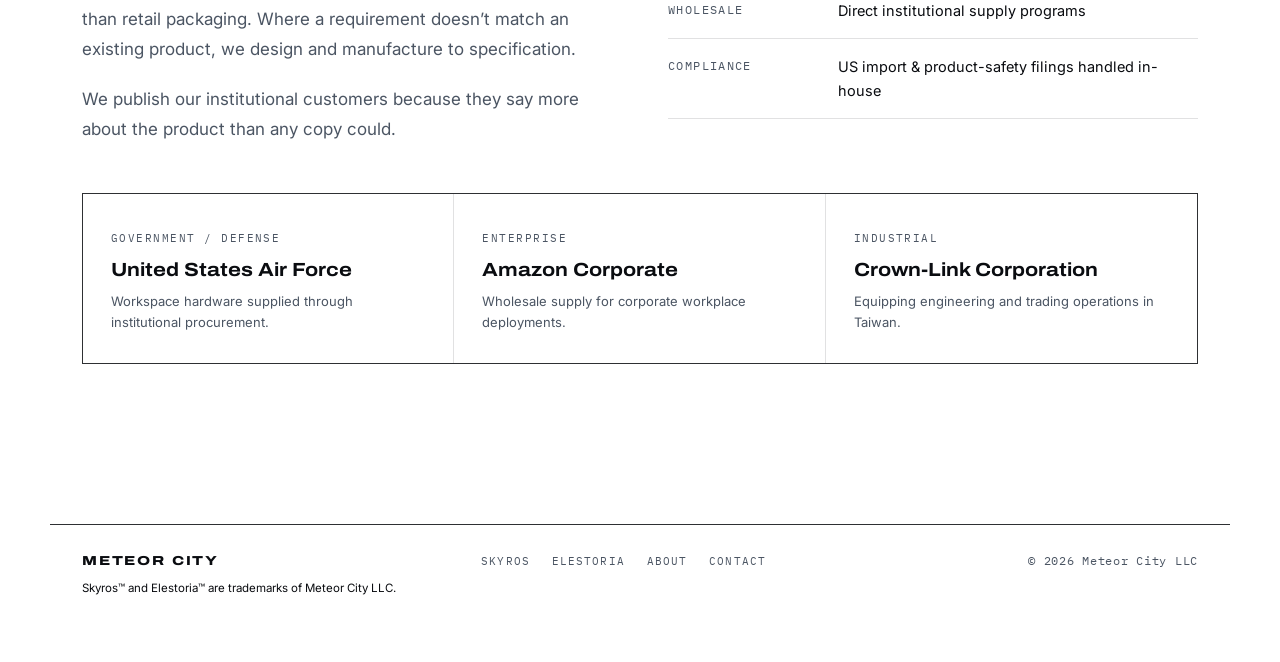
<file: elestoria.html>
<!DOCTYPE html>
<html lang="en">
<head>
<meta charset="UTF-8">
<meta name="viewport" content="width=device-width, initial-scale=1.0">
<title>Elestoria | workspace hardware by Meteor City</title>
<meta name="description" content="Elestoria is Meteor City’s computer and workspace accessory line: workspace hardware from single-device stands to multi-device systems, sold through Amazon, Walmart, Target, and wholesale programs.">
<link rel="preconnect" href="https://fonts.googleapis.com">
<link rel="preconnect" href="https://fonts.gstatic.com" crossorigin>
<link href="https://fonts.googleapis.com/css2?family=Archivo:wdth,wght@62..125,100..900&family=IBM+Plex+Mono:wght@400;500&family=Inter:wght@400;450;500;600&display=swap" rel="stylesheet">
<link rel="icon" href="favicon.png" type="image/png">
<link rel="apple-touch-icon" href="apple-touch-icon.png">
<meta name="theme-color" content="#ffffff">
<link rel="canonical" href="https://meteor.city/elestoria.html">
<meta property="og:type" content="website">
<meta property="og:site_name" content="Meteor City">
<meta property="og:title" content="Elestoria | workspace hardware by Meteor City">
<meta property="og:description" content="Elestoria is Meteor City’s computer and workspace accessory line: workspace hardware from single-device stands to multi-device systems, sold through Amazon, Walmart, Target, and wholesale programs.">
<meta property="og:url" content="https://meteor.city/elestoria.html">
<meta property="og:image" content="https://meteor.city/og-image.png">
<meta property="og:image:width" content="1200">
<meta property="og:image:height" content="630">
<meta name="twitter:card" content="summary_large_image">
<link rel="stylesheet" href="styles.css">
<style>
  .art svg{width:100%;height:100%;display:block}
</style>
</head>
<body>

<header class="site">
  <div class="wrap nav">
    <a href="/" class="wordmark"><img class="mk" src="assets/mark.png" width="26" height="26" alt="">Meteor City</a>
    <button class="menu-btn" aria-expanded="false" aria-controls="nav-links">Menu</button>
    <nav class="links" id="nav-links" aria-label="Site">
      <a href="/">Home</a>
      <a href="skyros.html">Skyros</a>
      <a href="elestoria.html" class="active">Elestoria</a>
      <a href="about.html">About</a>
      <a href="contact.html">Contact</a>
    </nav>
  </div>
</header>

<main>

  <div class="page-hero">
    <div class="wrap">
      <p class="eyebrow">Meteor City · Product line</p>
      <h1>Elestoria<span class="accent">.</span><br>Hardware the data asked for.</h1>
      <p class="lede">Elestoria is the physical output of the Skyros pipeline: a line of computer and workspace accessories built where the numbers showed a gap, spanning single-device stands to multi-device systems. Sold at retail through Amazon, Walmart, and Target, and at wholesale to institutional buyers.</p>
    </div>
  </div>

  <section>
    <div class="wrap">
      <div class="sec-head">
        <p class="sec-label">01 · Design process</p>
        <h2>From CAD file to production part.</h2>
      </div>
      <p class="prose reveal">Every Elestoria product moves through the same three states. It begins as parametric CAD, engineered against the specific shortcomings Skyros found in the incumbent products. The assembly is resolved down to every spring and fastener, prototyped and lived with on real desks, and only then released to production tooling. The renders below are from the dock’s original 2022 CAD files.</p>
      <div class="process-tri reveal">

        <div class="panel">
          <img class="art" src="assets/vd-drawing.jpg" loading="lazy" alt="Original CAD render of the assembled gravity dock, three-quarter view showing the grip arms and rail carriage">
          <div class="cap">
            <p class="ph">Phase 1 · CAD</p>
            <h3>Engineered to the data</h3>
            <p>Arm angle, grip travel, and the gravity-lock geometry are set by the device range the data shows people actually dock: up to 17.3&#8243;, 1.5&#8243; thick.</p>
          </div>
        </div>

        <div class="panel">
          <img class="art" src="assets/vd-exploded.jpg" loading="lazy" alt="Wide exploded CAD view of the gravity dock: both grip arms lifted away from the rail carriage assembly, with springs, pins, and brass fasteners laid out">
          <div class="cap">
            <p class="ph">Phase 2 · Exploded</p>
            <h3>Every part, accounted for</h3>
            <p>The assembly opened up: grip arms with rubber caps, the sliding rail carriage, springs, pins, and fasteners. The gravity lock is purely mechanical: nothing to power, nothing to pair.</p>
          </div>
        </div>

        <div class="panel">
          <img class="art" src="assets/vd-final.jpg" loading="lazy" alt="Production gravity dock holding a closed laptop upright on a desk, three-quarter view">
          <div class="cap">
            <p class="ph">Phase 3 · Production</p>
            <h3>The finished form</h3>
            <p>Anodized aluminum in production trim, holding a closed laptop on a footprint smaller than the device itself, QC-inspected at the factory and again at the freight forwarder.</p>
          </div>
        </div>

      </div>
      <p class="fig-cap"><em>fig. 07</em> one product, three states · from the original ELE-VD01 CAD files</p>
      <div class="exploded reveal">
        <img src="assets/vd-views.jpg" loading="lazy" alt="Three studio views of the gravity dock: assembled three-quarter view, grip arms open from the front, and a laptop docked seen edge-on">
      </div>
      <p class="fig-cap"><em>fig. 08</em> studio views &#183; three-quarter, grip open, and device docked</p>
    </div>
  </section>

  <section class="band">
    <div class="wrap">
      <div class="sec-head">
        <p class="sec-label">02 · Selected products</p>
        <h2>A working sample, not a catalog.</h2>
      </div>
      <p class="prose reveal">The models below are shown as examples of how Elestoria products are built, not as an inventory. Every product follows the same path: validated by Skyros, engineered in-house, manufactured with partners. A selection of the line is available for individual purchase at <a href="https://elestoria.com">elestoria.com</a>, our direct-to-consumer storefront. For bulk orders of specific laptop stands or docking stations, including items not listed at retail and custom designs, <a href="contact.html">contact the Elestoria wholesale desk</a> directly.</p>

      <!-- ================= LAPTOP STANDS ================= -->
      <div class="family reveal">
        <div class="family-head"><h3>Laptop stands</h3><span class="count">selected models</span></div>
        <div class="grid-3">

          <div class="product">
            <img class="art" src="assets/ls-10slot.jpg" loading="lazy" alt="Elestoria 10 Slot Side-Adjust Stand: ten padded vertical slots with side thumb-screw adjusters">
            <div class="info">
              <p class="sku">ELE-LS10</p>
              <h4>10 Slot Side-Adjust Stand</h4>
              <p>Ten devices in a footprint the size of an iPad. Tool-free side adjusters fit anything 0.2″–1.57″ thick, up to 17.3″, with airflow between every slot.</p>
            </div>
          </div>

          <div class="product">
            <img class="art" src="assets/ls-heavy.jpg" loading="lazy" alt="Elestoria 5 Slot Heavy Duty Bottom-Adjust Stand: five wide padded slots in solid aluminum">
            <div class="info">
              <p class="sku">ELE-LS05</p>
              <h4>5 Slot Heavy Duty Stand</h4>
              <p>Aircraft-grade aluminum for thick and gaming laptops to 17.3″. Thumb-screw bottom adjusters dial each slot from 0.5″ to 1.5″ with no tools.</p>
            </div>
          </div>

          <div class="product">
            <img class="art" src="assets/vd-card.jpg" loading="lazy" alt="Elestoria gravity dock, assembled, three-quarter studio view">
            <div class="info">
              <p class="sku">ELE-VD01</p>
              <h4>Vertical Dock</h4>
              <p>Gravity-locking vertical dock: the device’s own weight closes the grip; lift to release. Adjustable to 1.5&#8243; thick, devices to 17.3&#8243;.</p>
            </div>
          </div>
        </div>
      </div>

      <!-- ================= USB HUBS ================= -->
      <div class="family reveal">
        <div class="family-head"><h3>USB hubs</h3><span class="count">selected models</span></div>
        <div class="grid-3">

          <div class="product">
            <svg class="art" viewBox="0 0 400 300" role="img" aria-label="Elestoria Travel Hub: compact USB-C hub with attached host cable">
              <defs><linearGradient id="h1" x1="0" y1="0" x2="0" y2="1"><stop offset="0" stop-color="#e9eef3"/><stop offset="1" stop-color="#9fabb8"/></linearGradient></defs>
              <ellipse cx="200" cy="216" rx="130" ry="9" fill="rgba(10,12,16,.09)"/>
              <rect x="90" y="150" width="220" height="52" rx="12" fill="url(#h1)" stroke="rgba(10,12,16,.28)" stroke-width=".8"/>
              <!-- front ports -->
              <g fill="#11151a">
                <rect x="112" y="170" width="26" height="10" rx="2"/>
                <rect x="148" y="170" width="26" height="10" rx="2"/>
                <rect x="186" y="171" width="18" height="8" rx="4"/>
                <path d="M216 170 h30 l-4 10 h-22 z"/>
                <rect x="256" y="171" width="28" height="8" rx="1"/>
                <rect x="290" y="172" width="12" height="6" rx="1"/>
              </g>
              <!-- attached cable to USB-C plug -->
              <path d="M310 176 C 350 176, 356 130, 322 112" fill="none" stroke="#4b5563" stroke-width="5" stroke-linecap="round"/>
              <rect x="306" y="98" width="26" height="14" rx="6" fill="#4b5563"/>
              <circle cx="102" cy="158" r="2.5" fill="#69cdff"/>
            </svg>
            <div class="info">
              <p class="sku">ELE-HB01</p>
              <h4>Travel Hub</h4>
              <p>Pocket unibody hub on an attached cable: display output, USB-A data, card readers, and pass-through charging.</p>
            </div>
          </div>

          <div class="product">
            <svg class="art" viewBox="0 0 400 300" role="img" aria-label="Elestoria Desk Hub: full-width USB-C hub with two rows of ports">
              <defs><linearGradient id="h2" x1="0" y1="0" x2="0" y2="1"><stop offset="0" stop-color="#e9eef3"/><stop offset="1" stop-color="#96a3b1"/></linearGradient></defs>
              <ellipse cx="200" cy="224" rx="140" ry="9" fill="rgba(10,12,16,.09)"/>
              <rect x="76" y="128" width="248" height="82" rx="14" fill="url(#h2)" stroke="rgba(10,12,16,.28)" stroke-width=".8"/>
              <g fill="#11151a">
                <rect x="100" y="148" width="26" height="10" rx="2"/>
                <rect x="136" y="148" width="26" height="10" rx="2"/>
                <rect x="172" y="148" width="26" height="10" rx="2"/>
                <path d="M210 148 h30 l-4 10 h-22 z"/>
                <path d="M252 148 h30 l-4 10 h-22 z"/>
                <rect x="100" y="178" width="18" height="8" rx="4"/>
                <rect x="128" y="178" width="18" height="8" rx="4"/>
                <rect x="158" y="178" width="30" height="8" rx="1"/>
                <rect x="198" y="178" width="22" height="8" rx="1"/>
                <rect x="232" y="177" width="34" height="10" rx="2"/>
              </g>
              <circle cx="308" cy="142" r="2.5" fill="#69cdff"/>
              <text x="90" y="122" font-family="IBM Plex Mono, monospace" font-size="9" fill="#4b5563">DUAL DISPLAY · ETHERNET</text>
            </svg>
            <div class="info">
              <p class="sku">ELE-HB02</p>
              <h4>Desk Hub</h4>
              <p>Full-width hub for fixed setups: dual display output, wired networking, a bank of USB ports, and host charging.</p>
            </div>
          </div>

          
        </div>
      </div>

      <!-- ================= DOCKING STATIONS ================= -->
      <div class="family reveal">
        <div class="family-head"><h3>Docking stations</h3><span class="count">selected models</span></div>
        <div class="grid-3">

          <div class="product">
            <svg class="art" viewBox="0 0 400 300" role="img" aria-label="Elestoria Thunderbolt Dock: horizontal desktop docking station with front ports and status light">
              <defs><linearGradient id="d1" x1="0" y1="0" x2="0" y2="1"><stop offset="0" stop-color="#3a424b"/><stop offset="1" stop-color="#171c22"/></linearGradient></defs>
              <ellipse cx="200" cy="222" rx="150" ry="10" fill="rgba(10,12,16,.10)"/>
              <rect x="66" y="132" width="268" height="76" rx="10" fill="url(#d1)" stroke="rgba(10,12,16,.4)" stroke-width=".8"/>
              <rect x="66" y="132" width="268" height="6" rx="3" fill="#69cdff" opacity=".85"/>
              <g fill="#0a0c10" stroke="rgba(255,255,255,.25)" stroke-width=".6">
                <rect x="92" y="160" width="18" height="9" rx="4"/>
                <rect x="120" y="160" width="18" height="9" rx="4"/>
                <rect x="150" y="159" width="26" height="11" rx="2"/>
                <rect x="186" y="159" width="26" height="11" rx="2"/>
                <rect x="224" y="160" width="30" height="9" rx="1"/>
                <circle cx="276" cy="164" r="6"/>
              </g>
              <circle cx="312" cy="164" r="3" fill="#5ee3a1"/>
              <text x="92" y="196" font-family="IBM Plex Mono, monospace" font-size="9" fill="#8b98a5">THUNDERBOLT · HOST CHARGING</text>
            </svg>
            <div class="info">
              <p class="sku">ELE-DS01</p>
              <h4>Thunderbolt Dock</h4>
              <p>Desktop dock in a steel chassis: dual display output, host charging over one cable, front-facing data and audio.</p>
            </div>
          </div>

          <div class="product">
            <svg class="art" viewBox="0 0 400 300" role="img" aria-label="Elestoria Tower Dock: vertical universal USB-C docking station on a weighted base">
              <defs><linearGradient id="d2" x1="0" y1="0" x2="1" y2="0"><stop offset="0" stop-color="#e9eef3"/><stop offset="1" stop-color="#9fabb8"/></linearGradient></defs>
              <ellipse cx="200" cy="248" rx="110" ry="10" fill="rgba(10,12,16,.10)"/>
              <!-- vertical slab -->
              <rect x="168" y="64" width="64" height="172" rx="12" fill="url(#d2)" stroke="rgba(10,12,16,.28)" stroke-width=".8"/>
              <!-- base -->
              <rect x="140" y="228" width="120" height="14" rx="7" fill="#3a424b" stroke="rgba(10,12,16,.4)" stroke-width=".8"/>
              <g fill="#11151a">
                <rect x="184" y="86" width="32" height="8" rx="1"/>
                <rect x="184" y="104" width="32" height="8" rx="1"/>
                <rect x="188" y="124" width="24" height="9" rx="2"/>
                <rect x="188" y="142" width="24" height="9" rx="2"/>
                <rect x="192" y="162" width="16" height="8" rx="4"/>
              </g>
              <circle cx="200" cy="212" r="3" fill="#69cdff"/>
            </svg>
            <div class="info">
              <p class="sku">ELE-DS02</p>
              <h4>Tower Dock</h4>
              <p>Universal USB-C dock standing on a weighted base: a full port array in a footprint smaller than a coaster.</p>
            </div>
          </div>

          
        </div>
      </div>
    </div>
  </section>

  <section>
    <div class="wrap">
      <div class="sec-head">
        <p class="sec-label">03 · Channels &amp; customers</p>
        <h2>On the shelf, and inside institutions.</h2>
      </div>
      <div class="grid-2">
        <div>
          <p class="prose reveal">Retail units move through Amazon, Walmart, and Target. Wholesale programs supply organizations directly: configured, kitted, and delivered against procurement requirements rather than retail packaging. Where a requirement doesn’t match an existing product, we design and manufacture to specification.</p>
          <p class="prose reveal">We publish our institutional customers because they say more about the product than any copy could.</p>
        </div>
        <dl class="fact-table reveal">
          <div class="fact-row"><dt>Retail</dt><dd><span class="chip">Amazon</span><span class="chip">Walmart</span><span class="chip">Target</span></dd></div>
          <div class="fact-row"><dt>Wholesale</dt><dd>Direct institutional supply programs</dd></div>
          <div class="fact-row"><dt>Compliance</dt><dd>US import &amp; product-safety filings handled in-house</dd></div>
        </dl>
      </div>
      <div class="clients reveal">
        <div class="client">
          <p class="type">Government / Defense</p>
          <h3>United States Air Force</h3>
          <p>Workspace hardware supplied through institutional procurement.</p>
        </div>
        <div class="client">
          <p class="type">Enterprise</p>
          <h3>Amazon Corporate</h3>
          <p>Wholesale supply for corporate workplace deployments.</p>
        </div>
        <div class="client">
          <p class="type">Industrial</p>
          <h3>Crown-Link Corporation</h3>
          <p>Equipping engineering and trading operations in Taiwan.</p>
        </div>
      </div>
    </div>
  </section>

</main>

<footer class="site">
  <div class="wrap foot">
    <span class="fm">Meteor City</span>
    <nav aria-label="Footer"><a href="skyros.html">Skyros</a><a href="elestoria.html">Elestoria</a><a href="about.html">About</a><a href="contact.html">Contact</a></nav>
    <span class="meta">© <span id="yr"></span> Meteor City LLC</span>
  </div>
    <div class="wrap"><p class="meta" style="margin:8px 0 0;font-size:11.5px">Skyros™ and Elestoria™ are trademarks of Meteor City LLC.</p></div>
</footer>

<script src="site.js"></script>
</body>
</html>
</file>
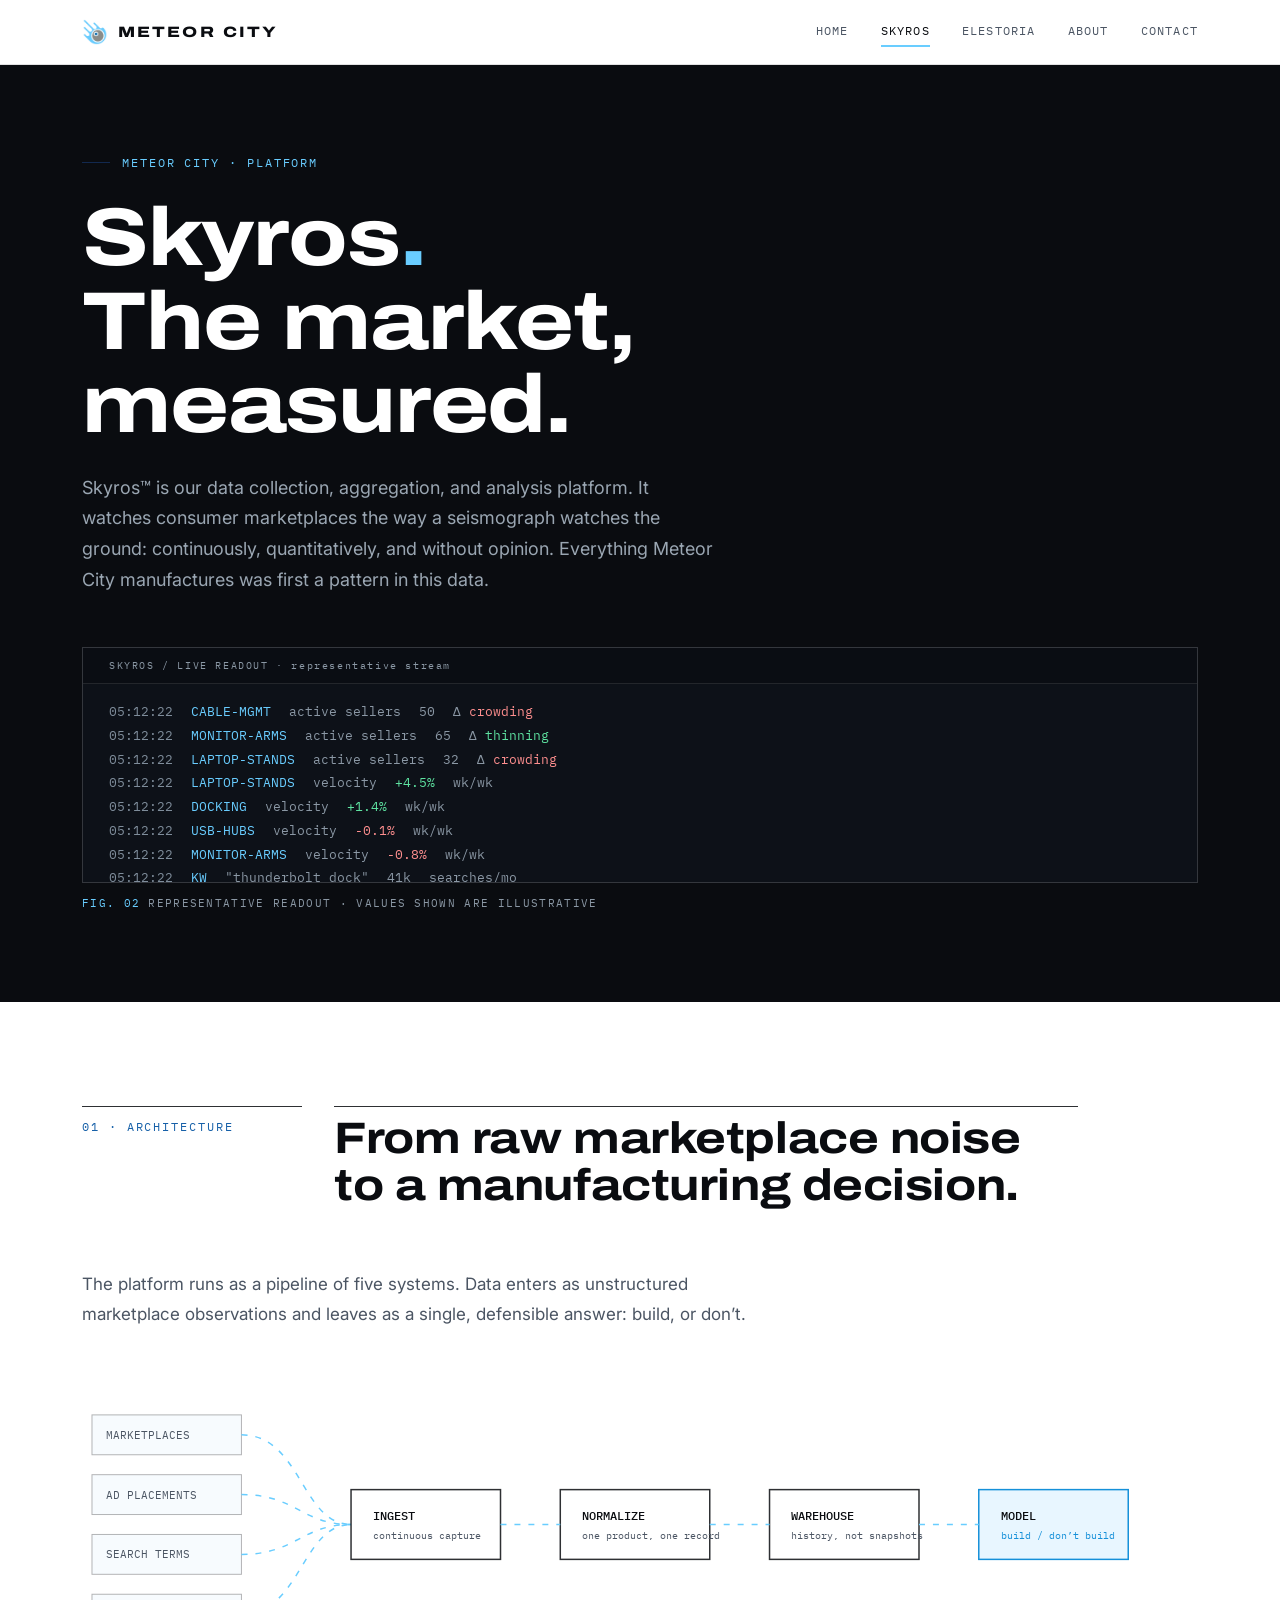
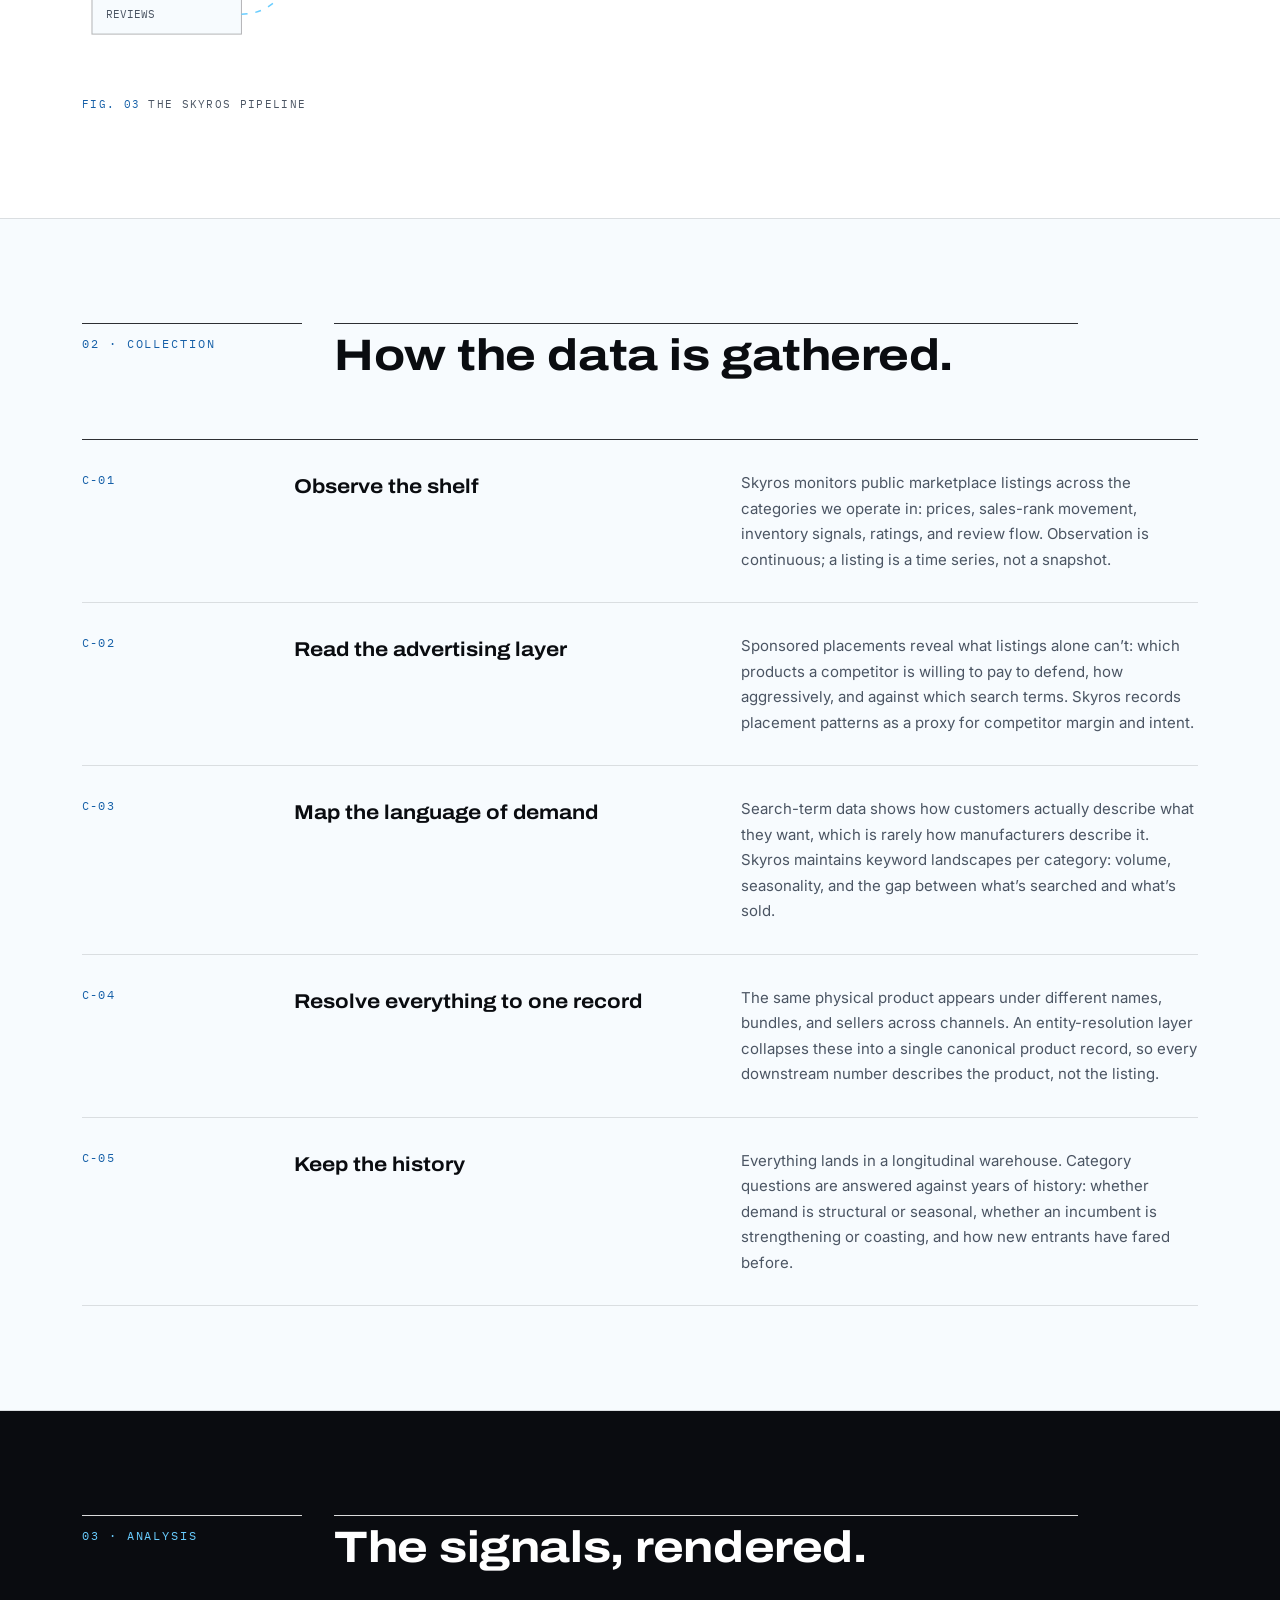
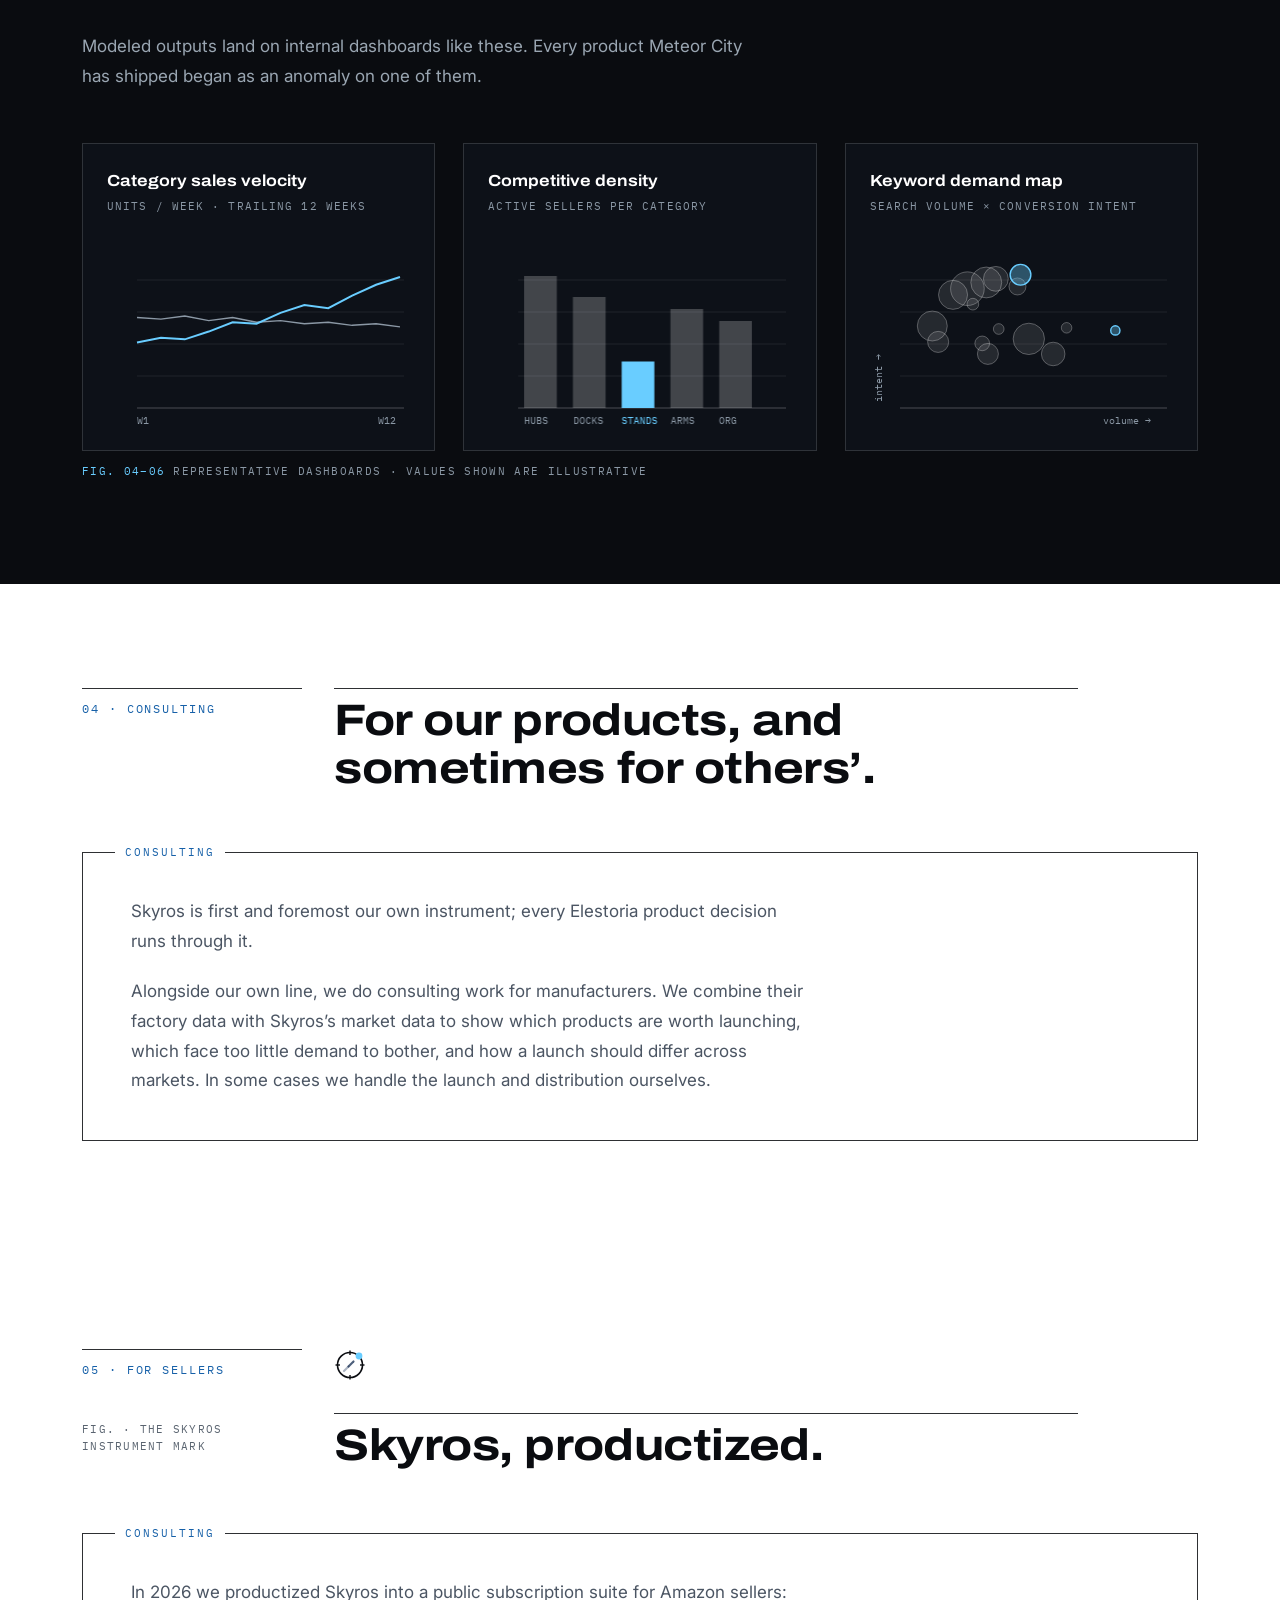
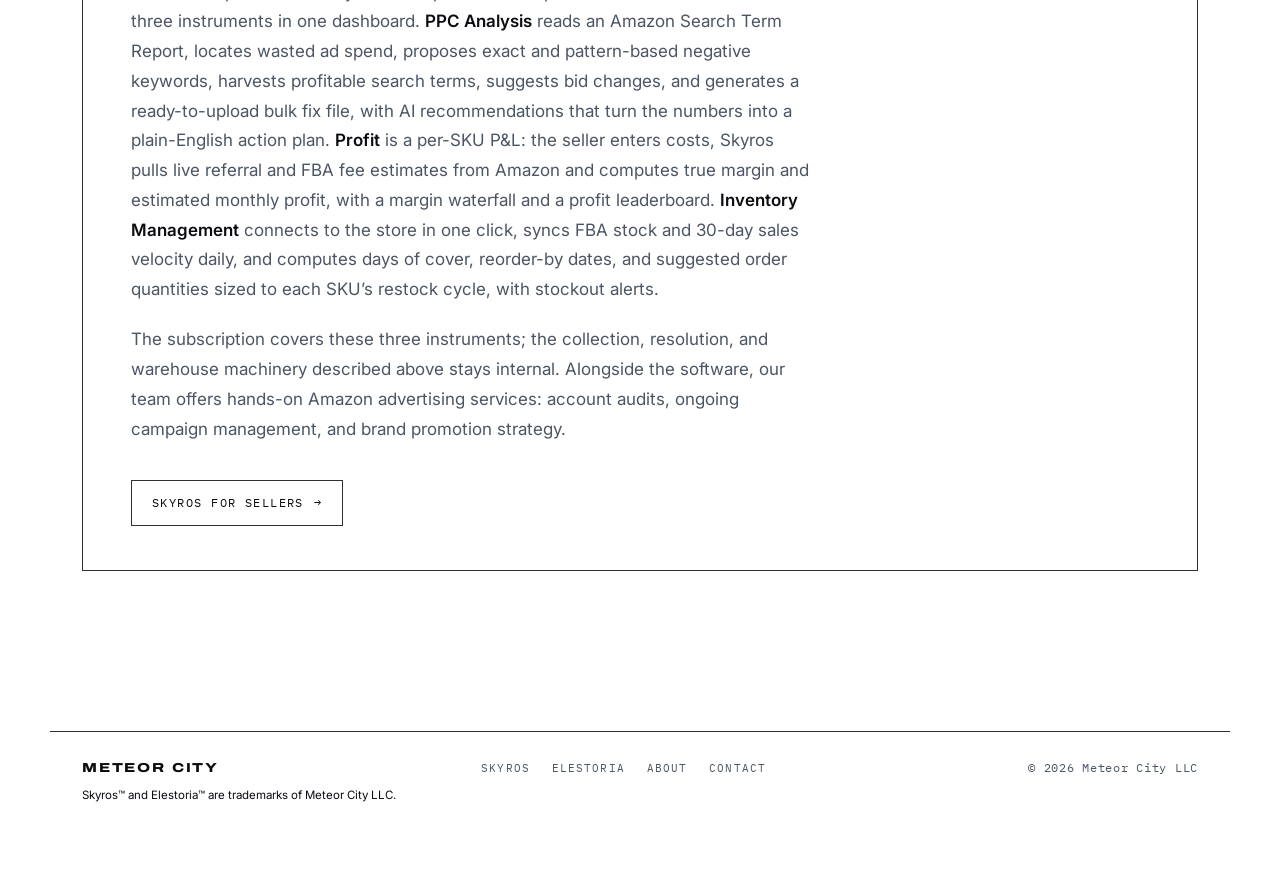
<file: skyros.html>
<!DOCTYPE html>
<html lang="en">
<head>
<meta charset="UTF-8">
<meta name="viewport" content="width=device-width, initial-scale=1.0">
<title>Skyros | Meteor City’s data analysis platform</title>
<meta name="description" content="Skyros is Meteor City’s data collection, aggregation, and analysis platform. It observes marketplaces continuously and decides which physical products deserve to exist.">
<link rel="preconnect" href="https://fonts.googleapis.com">
<link rel="preconnect" href="https://fonts.gstatic.com" crossorigin>
<link href="https://fonts.googleapis.com/css2?family=Archivo:wdth,wght@62..125,100..900&family=IBM+Plex+Mono:wght@400;500&family=Inter:wght@400;450;500;600&display=swap" rel="stylesheet">
<link rel="icon" href="favicon.png" type="image/png">
<link rel="apple-touch-icon" href="apple-touch-icon.png">
<meta name="theme-color" content="#ffffff">
<link rel="canonical" href="https://meteor.city/skyros.html">
<meta property="og:type" content="website">
<meta property="og:site_name" content="Meteor City">
<meta property="og:title" content="Skyros | Meteor City’s data analysis platform">
<meta property="og:description" content="Skyros is Meteor City’s data collection, aggregation, and analysis platform. It observes marketplaces continuously and decides which physical products deserve to exist.">
<meta property="og:url" content="https://meteor.city/skyros.html">
<meta property="og:image" content="https://meteor.city/og-image.png">
<meta property="og:image:width" content="1200">
<meta property="og:image:height" content="630">
<meta name="twitter:card" content="summary_large_image">
<link rel="stylesheet" href="styles.css">
</head>
<body>

<header class="site">
  <div class="wrap nav">
    <a href="/" class="wordmark"><img class="mk" src="assets/mark.png" width="26" height="26" alt="">Meteor City</a>
    <button class="menu-btn" aria-expanded="false" aria-controls="nav-links">Menu</button>
    <nav class="links" id="nav-links" aria-label="Site">
      <a href="/">Home</a>
      <a href="skyros.html" class="active">Skyros</a>
      <a href="elestoria.html">Elestoria</a>
      <a href="about.html">About</a>
      <a href="contact.html">Contact</a>
    </nav>
  </div>
</header>

<main>

  <div class="page-hero dark" style="padding-bottom:88px">
    <div class="wrap">
      <p class="eyebrow" style="color:var(--sky)">Meteor City · Platform</p>
      <h1 style="color:#fff">Skyros<span class="accent" style="color:var(--sky)">.</span><br>The market, measured.</h1>
      <p class="lede" style="color:#9aa6b2">Skyros™ is our data collection, aggregation, and analysis platform. It watches consumer marketplaces the way a seismograph watches the ground: continuously, quantitatively, and without opinion. Everything Meteor City manufactures was first a pattern in this data.</p>
      <div class="console reveal" style="margin-top:52px" aria-hidden="true">
        <div class="feed" id="feed"></div>
      </div>
      <p class="fig-cap"><em>fig. 02</em> representative readout · values shown are illustrative</p>
    </div>
  </div>

  <section>
    <div class="wrap">
      <div class="sec-head">
        <p class="sec-label">01 · Architecture</p>
        <h2>From raw marketplace noise to a manufacturing decision.</h2>
      </div>
      <p class="prose reveal">The platform runs as a pipeline of five systems. Data enters as unstructured marketplace observations and leaves as a single, defensible answer: build, or don’t.</p>
      <div class="arch reveal" role="img" aria-label="Skyros architecture: marketplace sources flow into ingestion, then normalization, warehouse, models, and finally a build decision">
        <svg viewBox="0 0 1120 300" xmlns="http://www.w3.org/2000/svg" font-family="IBM Plex Mono, monospace">
          <!-- sources -->
          <g font-size="11" fill="#4b5563">
            <rect x="10" y="30" width="150" height="40" fill="#f7fbfe" stroke="rgba(10,12,16,.3)"/>
            <text x="24" y="54">MARKETPLACES</text>
            <rect x="10" y="90" width="150" height="40" fill="#f7fbfe" stroke="rgba(10,12,16,.3)"/>
            <text x="24" y="114">AD PLACEMENTS</text>
            <rect x="10" y="150" width="150" height="40" fill="#f7fbfe" stroke="rgba(10,12,16,.3)"/>
            <text x="24" y="174">SEARCH TERMS</text>
            <rect x="10" y="210" width="150" height="40" fill="#f7fbfe" stroke="rgba(10,12,16,.3)"/>
            <text x="24" y="234">REVIEWS</text>
          </g>
          <!-- flow lines from sources -->
          <g stroke="#69cdff" stroke-width="1.5" fill="none">
            <path class="flowline" d="M160 50 C 220 50, 220 140, 270 140"/>
            <path class="flowline" d="M160 110 C 215 110, 220 140, 270 140"/>
            <path class="flowline" d="M160 170 C 215 170, 220 140, 270 140"/>
            <path class="flowline" d="M160 230 C 220 230, 220 140, 270 140"/>
          </g>
          <!-- pipeline blocks -->
          <g font-size="12">
            <rect x="270" y="105" width="150" height="70" fill="#ffffff" stroke="rgba(10,12,16,.85)" stroke-width="1.5"/>
            <text x="292" y="135" fill="#0a0c10" font-weight="500">INGEST</text>
            <text x="292" y="155" fill="#4b5563" font-size="10">continuous capture</text>

            <rect x="480" y="105" width="150" height="70" fill="#ffffff" stroke="rgba(10,12,16,.85)" stroke-width="1.5"/>
            <text x="502" y="135" fill="#0a0c10" font-weight="500">NORMALIZE</text>
            <text x="502" y="155" fill="#4b5563" font-size="10">one product, one record</text>

            <rect x="690" y="105" width="150" height="70" fill="#ffffff" stroke="rgba(10,12,16,.85)" stroke-width="1.5"/>
            <text x="712" y="135" fill="#0a0c10" font-weight="500">WAREHOUSE</text>
            <text x="712" y="155" fill="#4b5563" font-size="10">history, not snapshots</text>

            <rect x="900" y="105" width="150" height="70" fill="#e8f6ff" stroke="#1590d9" stroke-width="1.5"/>
            <text x="922" y="135" fill="#0a0c10" font-weight="500">MODEL</text>
            <text x="922" y="155" fill="#1590d9" font-size="10">build / don’t build</text>
          </g>
          <g stroke="#69cdff" stroke-width="1.5" fill="none">
            <path class="flowline" d="M420 140 L 480 140"/>
            <path class="flowline" d="M630 140 L 690 140"/>
            <path class="flowline" d="M840 140 L 900 140"/>
          </g>
        </svg>
      </div>
      <p class="fig-cap"><em>fig. 03</em> the Skyros pipeline</p>
    </div>
  </section>

  <section class="band">
    <div class="wrap">
      <div class="sec-head">
        <p class="sec-label">02 · Collection</p>
        <h2>How the data is gathered.</h2>
      </div>
      <div class="method reveal">
        <div class="step">
          <span class="id">C-01</span>
          <h3>Observe the shelf</h3>
          <p>Skyros monitors public marketplace listings across the categories we operate in: prices, sales-rank movement, inventory signals, ratings, and review flow. Observation is continuous; a listing is a time series, not a snapshot.</p>
        </div>
        <div class="step">
          <span class="id">C-02</span>
          <h3>Read the advertising layer</h3>
          <p>Sponsored placements reveal what listings alone can’t: which products a competitor is willing to pay to defend, how aggressively, and against which search terms. Skyros records placement patterns as a proxy for competitor margin and intent.</p>
        </div>
        <div class="step">
          <span class="id">C-03</span>
          <h3>Map the language of demand</h3>
          <p>Search-term data shows how customers actually describe what they want, which is rarely how manufacturers describe it. Skyros maintains keyword landscapes per category: volume, seasonality, and the gap between what’s searched and what’s sold.</p>
        </div>
        <div class="step">
          <span class="id">C-04</span>
          <h3>Resolve everything to one record</h3>
          <p>The same physical product appears under different names, bundles, and sellers across channels. An entity-resolution layer collapses these into a single canonical product record, so every downstream number describes the product, not the listing.</p>
        </div>
        <div class="step">
          <span class="id">C-05</span>
          <h3>Keep the history</h3>
          <p>Everything lands in a longitudinal warehouse. Category questions are answered against years of history: whether demand is structural or seasonal, whether an incumbent is strengthening or coasting, and how new entrants have fared before.</p>
        </div>
      </div>
    </div>
  </section>

  <section class="dark">
    <div class="wrap">
      <div class="sec-head">
        <p class="sec-label">03 · Analysis</p>
        <h2>The signals, rendered.</h2>
      </div>
      <p class="prose reveal">Modeled outputs land on internal dashboards like these. Every product Meteor City has shipped began as an anomaly on one of them.</p>
      <div class="grid-3 reveal" style="margin-top:52px">
        <div class="chart-card">
          <h3>Category sales velocity</h3>
          <p class="sub">units / week · trailing 12 weeks</p>
          <canvas id="ch-line" height="200" role="img" aria-label="Representative line chart: one category’s weekly sales velocity rising over twelve weeks against a flat incumbent"></canvas>
        </div>
        <div class="chart-card">
          <h3>Competitive density</h3>
          <p class="sub">active sellers per category</p>
          <canvas id="ch-bar" height="200" role="img" aria-label="Representative bar chart: active seller counts across five categories, with laptop stands showing a low-density gap"></canvas>
        </div>
        <div class="chart-card">
          <h3>Keyword demand map</h3>
          <p class="sub">search volume × conversion intent</p>
          <canvas id="ch-bub" height="200" role="img" aria-label="Representative bubble chart: keyword search volume versus purchase intent, with two high-value keywords highlighted"></canvas>
        </div>
      </div>
      <p class="fig-cap"><em>fig. 04–06</em> representative dashboards · values shown are illustrative</p>
    </div>
  </section>

  <section>
    <div class="wrap">
      <div class="sec-head">
        <p class="sec-label">04 · Consulting</p>
        <h2>For our products, and sometimes for others’.</h2>
      </div>
      <div class="release reveal">
        <p class="prose">Skyros is first and foremost our own instrument; every Elestoria product decision runs through it.</p>
        <p class="prose">Alongside our own line, we do consulting work for manufacturers. We combine their factory data with Skyros’s market data to show which products are worth launching, which face too little demand to bother, and how a launch should differ across markets. In some cases we handle the launch and distribution ourselves.</p>
      </div>
    </div>
  </section>

  <section>
    <div class="wrap">
      <div class="sec-head">
        <p class="sec-label">05 · For sellers</p>
        <!-- Skyros instrument mark: reticle = the instrument; ascending trail in night navy; the bright point = the signal. Ink/navy/sky values match this site's palette. -->
        <svg viewBox="0 0 32 32" width="32" height="32" fill="none" xmlns="http://www.w3.org/2000/svg" role="img" aria-label="Skyros mark">
  <circle cx="16" cy="16" r="12.5" stroke="#0a0c10" stroke-width="1.6"/>
  <line x1="16" y1="1.5" x2="16" y2="6" stroke="#0a0c10" stroke-width="1.4"/>
  <line x1="16" y1="26" x2="16" y2="30.5" stroke="#0a0c10" stroke-width="1.4"/>
  <line x1="1.5" y1="16" x2="6" y2="16" stroke="#0a0c10" stroke-width="1.4"/>
  <line x1="26" y1="16" x2="30.5" y2="16" stroke="#0a0c10" stroke-width="1.4"/>
  <line x1="10" y1="22" x2="14.5" y2="17.5" stroke="#12294f" stroke-width="2.2" stroke-linecap="round" opacity="0.35"/>
  <line x1="14.5" y1="17.5" x2="19.5" y2="12.5" stroke="#12294f" stroke-width="2.2" stroke-linecap="round" opacity="0.75"/>
  <circle cx="25" cy="7" r="3.4" fill="#69cdff"/>
</svg>
        <p style="font-family:'IBM Plex Mono',monospace;font-size:10.5px;letter-spacing:.12em;text-transform:uppercase;color:#5a6470;margin:8px 0 18px">fig. · the Skyros instrument mark</p>
        <h2>Skyros, productized.</h2>
      </div>
      <div class="release reveal">
        <p class="prose">In 2026 we productized Skyros into a public subscription suite for Amazon sellers: three instruments in one dashboard. <strong>PPC Analysis</strong> reads an Amazon Search Term Report, locates wasted ad spend, proposes exact and pattern-based negative keywords, harvests profitable search terms, suggests bid changes, and generates a ready-to-upload bulk fix file, with AI recommendations that turn the numbers into a plain-English action plan. <strong>Profit</strong> is a per-SKU P&amp;L: the seller enters costs, Skyros pulls live referral and FBA fee estimates from Amazon and computes true margin and estimated monthly profit, with a margin waterfall and a profit leaderboard. <strong>Inventory Management</strong> connects to the store in one click, syncs FBA stock and 30-day sales velocity daily, and computes days of cover, reorder-by dates, and suggested order quantities sized to each SKU’s restock cycle, with stockout alerts.</p>
        <p class="prose">The subscription covers these three instruments; the collection, resolution, and warehouse machinery described above stays internal. Alongside the software, our team offers hands-on Amazon advertising services: account audits, ongoing campaign management, and brand promotion strategy.</p>
        <a class="more" href="https://skyros.ai" target="_blank" rel="noopener">Skyros for sellers</a>
      </div>
    </div>
  </section>

</main>

<footer class="site">
  <div class="wrap foot">
    <span class="fm">Meteor City</span>
    <nav aria-label="Footer"><a href="skyros.html">Skyros</a><a href="elestoria.html">Elestoria</a><a href="about.html">About</a><a href="contact.html">Contact</a></nav>
    <span class="meta">© <span id="yr"></span> Meteor City LLC</span>
  </div>
    <div class="wrap"><p class="meta" style="margin:8px 0 0;font-size:11.5px">Skyros™ and Elestoria™ are trademarks of Meteor City LLC.</p></div>
</footer>

<script src="site.js"></script>
<script>
(function(){
  const reduced = window.matchMedia('(prefers-reduced-motion: reduce)').matches;

  /* ---- hero console: internally consistent representative readout ----
     Seller baselines match the density bar chart; velocities match the line
     chart's story (stands rising, hubs saturated); keyword volumes are stable
     per-term with small jitter. A close reader sees one coherent dataset. */
  const feed = document.getElementById('feed');
  const CATS = {
    'LAPTOP-STANDS': {s:31,  v:+4.6},
    'USB-HUBS':      {s:88,  v:-0.4},
    'DOCKING':       {s:74,  v:+0.8},
    'DESK-ORG':      {s:58,  v:+1.1},
    'MONITOR-ARMS':  {s:66,  v:-0.9},
    'CABLE-MGMT':    {s:49,  v:+0.3}
  };
  for (const k in CATS){ CATS[k].drift = 0; }
  const KWS = {
    'laptop riser aluminum': 8.4,
    'usb c hub 4k':         62,
    'docking station dual': 33,
    'vertical laptop holder':12,
    'ergonomic stand':       9.1,
    'thunderbolt dock':     41
  };
  const catNames = Object.keys(CATS), kwNames = Object.keys(KWS);
  function pad(n){return String(n).padStart(2,'0')}
  function fmtK(v){ return v < 10 ? v.toFixed(1)+'k' : Math.round(v)+'k'; }
  function row(){
    const d = new Date();
    const t = pad(d.getHours())+':'+pad(d.getMinutes())+':'+pad(d.getSeconds());
    const r = Math.random();
    if (r < .34){
      const name = catNames[Math.floor(Math.random()*catNames.length)];
      const v = (CATS[name].v + (Math.random()-.5)*1.2).toFixed(1);
      return `<div class="row"><span class="t">${t}</span><span class="k">${name}</span><span>velocity</span><span class="${v>=0?'up':'dn'}">${v>=0?'+':''}${v}%</span><span>wk/wk</span></div>`;
    } else if (r < .67){
      const name = catNames[Math.floor(Math.random()*catNames.length)];
      const c = CATS[name];
      const step = Math.floor(Math.random()*3) - 1;          // -1, 0, +1
      c.s = Math.max(5, c.s + step);
      if (step !== 0) c.drift = step;
      const lbl = c.drift > 0 ? '<span class="dn">crowding</span>' : '<span class="up">thinning</span>';
      return `<div class="row"><span class="t">${t}</span><span class="k">${name}</span><span>active sellers</span><span>${c.s}</span><span>&Delta; ${lbl}</span></div>`;
    }
    const kw = kwNames[Math.floor(Math.random()*kwNames.length)];
    const v = KWS[kw] * (1 + (Math.random()-.5)*0.04);       // ±2% jitter
    return `<div class="row"><span class="t">${t}</span><span class="k">KW</span><span>"${kw}"</span><span>${fmtK(v)}</span><span>searches/mo</span></div>`;
  }
  if (feed){
    for (let i=0;i<9;i++) feed.insertAdjacentHTML('beforeend', row());
    if (!reduced){
      setInterval(()=>{
        feed.insertAdjacentHTML('beforeend', row());
        while (feed.children.length > 9) feed.removeChild(feed.firstChild);
      }, 1400);
    }
  }

  /* ---- chart helpers (dark cards) ---- */
  function setup(id){
    const cv = document.getElementById(id);
    if (!cv) return null;
    const dpr = Math.min(window.devicePixelRatio||1,2);
    const W = cv.clientWidth, H = cv.clientHeight;
    cv.width = W*dpr; cv.height = H*dpr;
    const ctx = cv.getContext('2d');
    ctx.setTransform(dpr,0,0,dpr,0,0);
    return {cv,ctx,W,H};
  }
  const GRID='rgba(255,255,255,0.08)', AX='#8b98a5', SKY='#69cdff', DEEP='#1590d9', GOOD='#5ee3a1';

  function grid(c){
    c.ctx.strokeStyle=GRID;c.ctx.lineWidth=1;
    for(let i=1;i<5;i++){const y=c.H-24-(c.H-40)*i/5;c.ctx.beginPath();c.ctx.moveTo(30,y);c.ctx.lineTo(c.W-6,y);c.ctx.stroke();}
    c.ctx.strokeStyle='rgba(255,255,255,0.25)';
    c.ctx.beginPath();c.ctx.moveTo(30,c.H-24);c.ctx.lineTo(c.W-6,c.H-24);c.ctx.stroke();
  }

  // line chart: two series, animated draw
  const lineData = {
    a:[42,45,44,49,55,54,61,66,64,72,79,84],   // opportunity category
    b:[58,57,59,56,58,55,56,54,55,53,54,52]    // saturated incumbent
  };
  function drawLine(prog){
    const c = setup('ch-line'); if(!c) return;
    grid(c);
    const n = lineData.a.length, x0=30, x1=c.W-10, ymax=100;
    const X=i=>x0+(x1-x0)*i/(n-1), Y=v=>c.H-24-(c.H-44)*v/ymax;
    [['b',AX,1.4],['a',SKY,2]].forEach(([key,col,w])=>{
      const d=lineData[key], upto=Math.max(2,Math.ceil(n*prog));
      c.ctx.strokeStyle=col;c.ctx.lineWidth=w;c.ctx.beginPath();
      for(let i=0;i<upto;i++){const px=X(i),py=Y(d[i]);i?c.ctx.lineTo(px,py):c.ctx.moveTo(px,py);}
      c.ctx.stroke();
      if(key==='a'&&prog>=1){
        const px=X(n-1),py=Y(d[n-1]);
        c.ctx.fillStyle=SKY;c.ctx.beginPath();c.ctx.arc(px,py,3.5,0,Math.PI*2);c.ctx.fill();
        c.ctx.fillStyle=SKY;c.ctx.font='10px "IBM Plex Mono",monospace';
        c.ctx.fillText('signal',px-34,py-10);
      }
    });
    c.ctx.fillStyle=AX;c.ctx.font='10px "IBM Plex Mono",monospace';
    c.ctx.fillText('W1',30,c.H-8);c.ctx.fillText('W12',c.W-32,c.H-8);
  }

  // bar chart: density with one thin (opportunity) bar highlighted
  const bars=[{l:'HUBS',v:88},{l:'DOCKS',v:74},{l:'STANDS',v:31,hl:true},{l:'ARMS',v:66},{l:'ORG',v:58}];
  function drawBar(prog){
    const c=setup('ch-bar');if(!c)return;
    grid(c);
    const bw=(c.W-60)/bars.length;
    bars.forEach((b,i)=>{
      const h=(c.H-50)*(b.v/100)*prog;
      const x=36+i*bw, y=c.H-24-h;
      c.ctx.fillStyle=b.hl?SKY:'rgba(255,255,255,0.22)';
      c.ctx.fillRect(x,y,bw-16,h);
      c.ctx.fillStyle=b.hl?SKY:AX;c.ctx.font='9.5px "IBM Plex Mono",monospace';
      c.ctx.fillText(b.l,x,c.H-8);
      if(b.hl&&prog>=1){c.ctx.fillText('gap',x+2,y-8);}
    });
  }

  // bubble chart: keyword demand map
  const bubs=Array.from({length:16},()=>({
    x:.1+Math.random()*.8, y:.15+Math.random()*.7,
    r:4+Math.random()*13, hl:false
  }));
  // highlight the two keywords that are actually best: high volume AND high intent
  // (y axis is drawn downward, so intent = 1 - y)
  bubs.map(b=>({b, score: b.x + (1-b.y)}))
      .sort((p,q)=>q.score-p.score)
      .slice(0,2).forEach(p=>p.b.hl=true);
  function drawBub(prog){
    const c=setup('ch-bub');if(!c)return;
    grid(c);
    bubs.forEach(b=>{
      const px=30+(c.W-46)*b.x, py=16+(c.H-56)*b.y, pr=b.r*prog;
      c.ctx.beginPath();c.ctx.arc(px,py,pr,0,Math.PI*2);
      if(b.hl){c.ctx.fillStyle='rgba(105,205,255,0.35)';c.ctx.fill();c.ctx.strokeStyle=SKY;c.ctx.lineWidth=1.4;c.ctx.stroke();}
      else{c.ctx.fillStyle='rgba(255,255,255,0.10)';c.ctx.fill();c.ctx.strokeStyle='rgba(255,255,255,0.28)';c.ctx.lineWidth=1;c.ctx.stroke();}
    });
    c.ctx.fillStyle=AX;c.ctx.font='10px "IBM Plex Mono",monospace';
    c.ctx.fillText('volume →',c.W-70,c.H-8);
    c.ctx.save();c.ctx.translate(12,c.H-30);c.ctx.rotate(-Math.PI/2);c.ctx.fillText('intent →',0,0);c.ctx.restore();
  }

  function animate(fn,dur,done){
    if(reduced){fn(1);return;}
    const t0=performance.now();
    (function f(t){const p=Math.min(1,(t-t0)/dur);fn(1-Math.pow(1-p,3));if(p<1)requestAnimationFrame(f);else if(done)done();})(t0);
  }
  // each chart replays on a cycle while visible, so it's never missed
  const charts=[
    {id:'ch-line',fn:drawLine,dur:1400},
    {id:'ch-bar', fn:drawBar, dur:1000},
    {id:'ch-bub', fn:drawBub, dur:1100}
  ];
  const HOLD=3200; // ms to rest at the finished frame before replaying
  charts.forEach(c=>{c.vis=false;c.busy=false;});
  function cycle(c){
    if(!c.vis||c.busy||reduced)return;
    c.busy=true;
    animate(c.fn,c.dur,()=>{ setTimeout(()=>{c.busy=false;cycle(c);},HOLD); });
  }
  const chartIO=new IntersectionObserver(es=>{
    es.forEach(e=>{
      const c=charts.find(x=>x.id===e.target.id); if(!c)return;
      c.vis=e.isIntersecting;
      if(c.vis){ if(reduced){c.fn(1);} else cycle(c); }
    });
  },{threshold:.3});
  charts.forEach(c=>{const el=document.getElementById(c.id);if(el)chartIO.observe(el)});
  window.addEventListener('resize',()=>{drawLine(1);drawBar(1);drawBub(1);});
})();
</script>
</body>
</html>
</file>
<file: styles.css>
/* Meteor City | shared design system
   Palette: white #fff · paper #f7fbfe · ink #0a0c10 · sky #69cdff · sky-deep #12294f (night navy) */
:root{
  --white:#ffffff; --paper:#f7fbfe; --ink:#0a0c10; --ink-soft:#4b5563;
  --sky:#69cdff; --sky-deep:#12294f; /* night navy, aligned with Skyros */ --sky-text:#1660a8; --sky-accent:#1590d9; --sky-tint:#e8f6ff;
  --line:rgba(10,12,16,.12); --line-strong:rgba(10,12,16,.85);
  --mono:'IBM Plex Mono',ui-monospace,monospace;
  --body:'Inter',system-ui,sans-serif;
  --display:'Archivo',system-ui,sans-serif;
  --max:1180px;
}
*{margin:0;padding:0;box-sizing:border-box}
html{scroll-behavior:smooth}
body{font-family:var(--body);color:var(--ink);background:var(--white);font-size:16px;line-height:1.6;-webkit-font-smoothing:antialiased}
::selection{background:var(--sky);color:var(--ink)}
a{color:inherit;text-decoration:none}
a:focus-visible,button:focus-visible,input:focus-visible,select:focus-visible,textarea:focus-visible{outline:2px solid var(--sky-deep);outline-offset:3px;border-radius:2px}
img,svg,canvas{display:block;max-width:100%}
.wrap{max-width:var(--max);margin:0 auto;padding:0 32px}

/* ---------- header ---------- */
header.site{position:sticky;top:0;z-index:50;background:rgba(255,255,255,.88);-webkit-backdrop-filter:blur(12px);backdrop-filter:blur(12px);border-bottom:1px solid var(--line)}
.nav{display:flex;align-items:center;justify-content:space-between;height:64px}
.wordmark{font-family:var(--display);font-variation-settings:'wdth' 125;font-weight:800;letter-spacing:.14em;font-size:15px;text-transform:uppercase;display:flex;align-items:center;gap:10px}
.wordmark .mk{display:inline-block;flex:none}
nav.links{display:flex;gap:32px}
nav.links a{font-family:var(--mono);font-size:12px;letter-spacing:.1em;text-transform:uppercase;color:var(--ink-soft);transition:color .18s;padding:4px 0;border-bottom:2px solid transparent}
nav.links a:hover{color:var(--ink)}
nav.links a.active{color:var(--ink);border-bottom-color:var(--sky)}
.menu-btn{display:none;background:none;border:1px solid var(--line);font-family:var(--mono);font-size:11px;letter-spacing:.12em;text-transform:uppercase;padding:8px 14px;cursor:pointer;color:var(--ink)}
@media(max-width:760px){
  nav.links{display:none;position:absolute;top:64px;left:0;right:0;background:var(--white);border-bottom:1px solid var(--line);flex-direction:column;gap:0;padding:8px 32px 16px}
  nav.links.open{display:flex}
  nav.links a{padding:12px 0;border-bottom:1px solid var(--line)}
  nav.links a.active{border-bottom-color:var(--sky)}
  .menu-btn{display:block}
}

/* ---------- page hero (subpages) ---------- */
.page-hero{border-bottom:1px solid var(--line);padding:88px 0 64px;position:relative;overflow:hidden}
.eyebrow{font-family:var(--mono);font-size:12px;letter-spacing:.16em;text-transform:uppercase;color:var(--sky-text);display:flex;align-items:center;gap:12px}
.eyebrow::before{content:"";width:28px;height:1px;background:var(--sky-deep);display:inline-block}
h1{font-family:var(--display);font-variation-settings:'wdth' 118;font-weight:750;font-size:clamp(40px,6.4vw,84px);line-height:1.02;letter-spacing:-.015em;margin:24px 0 26px;max-width:15ch}
h1 .accent{color:var(--sky-accent)}
.lede{max-width:58ch;font-size:18px;line-height:1.7;color:var(--ink-soft)}

/* ---------- sections ---------- */
section{padding:104px 0}
.sec-head{display:grid;grid-template-columns:220px 1fr;gap:32px;margin-bottom:60px;align-items:start}
.sec-label{font-family:var(--mono);font-size:12px;letter-spacing:.16em;text-transform:uppercase;color:var(--sky-text);padding-top:10px;border-top:1px solid var(--line-strong)}
h2{font-family:var(--display);font-variation-settings:'wdth' 116;font-weight:720;font-size:clamp(28px,3.8vw,44px);line-height:1.08;letter-spacing:-.01em;border-top:1px solid var(--line-strong);padding-top:8px;max-width:24ch}
h3.block{font-family:var(--display);font-variation-settings:'wdth' 112;font-weight:680;font-size:20px;margin-bottom:10px}
@media(max-width:760px){
  .sec-head{grid-template-columns:1fr;gap:14px;margin-bottom:40px}
  .sec-label{border-top:none;padding-top:0}
}
.prose{max-width:62ch;color:var(--ink-soft);font-size:17px;line-height:1.75}
.prose+.prose{margin-top:1.2em}
.prose strong{color:var(--ink);font-weight:600}
.prose a{color:var(--sky-text);border-bottom:1px solid rgba(22,96,168,.45)}
.prose a:hover{border-bottom-color:var(--sky-text)}
.fig-cap{font-family:var(--mono);font-size:11px;letter-spacing:.12em;text-transform:uppercase;color:var(--ink-soft);display:flex;gap:8px;align-items:center;margin-top:12px}
.fig-cap em{font-style:normal;color:var(--sky-text)}
.more{display:inline-flex;align-items:center;gap:10px;font-family:var(--mono);font-size:12px;letter-spacing:.12em;text-transform:uppercase;color:var(--ink);border:1px solid var(--line-strong);padding:12px 20px;margin-top:36px;transition:background .2s,border-color .2s}
.more:hover{background:var(--sky-tint);border-color:var(--sky-deep)}
.more::after{content:"→"}
.band{background:var(--paper);border-top:1px solid var(--line);border-bottom:1px solid var(--line)}
.dark{background:var(--ink);color:#e8edf2}
.dark .sec-label{color:var(--sky);border-top-color:rgba(255,255,255,.85)}
.dark h2{color:#fff;border-top-color:rgba(255,255,255,.85)}
.dark .prose{color:#9aa6b2}
.dark .prose strong{color:#fff}
.dark .fig-cap{color:#8b98a5}
.dark .fig-cap em{color:var(--sky)}
.dark .more{color:#fff;border-color:rgba(255,255,255,.6)}
.dark .more:hover{background:rgba(105,205,255,.12);border-color:var(--sky)}

/* ---------- home: hero canvas ---------- */
.hero{border-bottom:1px solid var(--line);overflow:hidden}
.hero .wrap{padding-top:96px}
.hero-canvas-frame{margin-top:56px;border-top:1px solid var(--line);position:relative}
#flow{display:block;width:100%;height:220px}
.canvas-caption{position:absolute;left:32px;bottom:14px;font-family:var(--mono);font-size:11px;letter-spacing:.12em;text-transform:uppercase;color:var(--ink-soft);display:flex;gap:8px;align-items:center}
.canvas-caption em{font-style:normal;color:var(--sky-text)}

/* ---------- pipeline ---------- */
.pipeline{display:grid;grid-template-columns:repeat(5,1fr);border-top:1px solid var(--line-strong);border-left:1px solid var(--line);margin-top:56px}
.stage{border-right:1px solid var(--line);padding:26px 22px 34px;position:relative;background:var(--white);transition:background .25s}
.stage:hover{background:var(--sky-tint)}
.stage .num{font-family:var(--mono);font-size:12px;color:var(--sky-text);letter-spacing:.1em}
.stage h3{font-family:var(--display);font-variation-settings:'wdth' 112;font-weight:680;font-size:19px;margin:14px 0 10px}
.stage p{font-size:13.5px;line-height:1.6;color:var(--ink-soft)}
.stage::after{content:"→";position:absolute;top:26px;right:14px;font-family:var(--mono);font-size:13px;color:rgba(10,12,16,.28)}
.stage:last-child::after{content:"●";color:#1590d9;font-size:10px;top:29px}
@media(max-width:980px){
  .pipeline{grid-template-columns:1fr;border-left:none;border-top:none}
  .stage{border-right:none;border-top:1px solid var(--line);display:grid;grid-template-columns:64px 1fr;gap:0 8px;padding:22px 4px}
  .stage h3{margin-top:0}.stage .num{padding-top:3px}.stage p{grid-column:2}.stage::after{display:none}
}

/* ---------- division strip (home) ---------- */
.divisions-strip{border-top:1px solid var(--line);border-bottom:1px solid var(--line);background:var(--paper)}
.divisions-strip .wrap{display:grid;grid-template-columns:1fr 1fr}
.div-cell{padding:40px 40px 40px 0;display:block;transition:background .2s}
.div-cell:hover{background:var(--sky-tint)}
.div-cell+.div-cell{border-left:1px solid var(--line);padding-left:40px;padding-right:0}
.div-cell .kicker{font-family:var(--mono);font-size:11px;letter-spacing:.16em;text-transform:uppercase;color:var(--ink-soft)}
.div-cell .name{font-family:var(--display);font-variation-settings:'wdth' 120;font-weight:780;font-size:30px;margin-top:8px;letter-spacing:.01em}
.div-cell .name span{color:var(--sky-text)}
.div-cell .role{margin-top:6px;font-size:14.5px;color:var(--ink-soft)}
@media(max-width:760px){
  .divisions-strip .wrap{grid-template-columns:1fr}
  .div-cell{padding:32px 0}
  .div-cell+.div-cell{border-left:none;border-top:1px solid var(--line);padding-left:0}
}

/* ---------- cards / grids ---------- */
.grid-2{display:grid;grid-template-columns:1fr 1fr;gap:56px;align-items:start}
.grid-3{display:grid;grid-template-columns:repeat(3,1fr);gap:28px}
.grid-4{display:grid;grid-template-columns:repeat(4,1fr)}
@media(max-width:960px){.grid-3{grid-template-columns:1fr}.grid-4{grid-template-columns:1fr 1fr}}
@media(max-width:860px){.grid-2{grid-template-columns:1fr;gap:40px}}
@media(max-width:560px){.grid-4{grid-template-columns:1fr}}

/* signal cells (dark) */
.signal-grid{margin-top:64px;display:grid;grid-template-columns:repeat(4,1fr);border:1px solid rgba(255,255,255,.14)}
.signal{padding:26px 24px 30px;border-right:1px solid rgba(255,255,255,.14)}
.signal:last-child{border-right:none}
.signal .tag{font-family:var(--mono);font-size:11px;letter-spacing:.14em;text-transform:uppercase;color:var(--sky)}
.signal h3{font-family:var(--display);font-variation-settings:'wdth' 110;font-weight:640;font-size:17px;color:#fff;margin:12px 0 8px}
.signal p{font-size:13.5px;line-height:1.6;color:#8b98a5}
@media(max-width:980px){
  .signal-grid{grid-template-columns:1fr 1fr}
  .signal:nth-child(2){border-right:none}
  .signal:nth-child(1),.signal:nth-child(2){border-bottom:1px solid rgba(255,255,255,.14)}
}
@media(max-width:560px){
  .signal-grid{grid-template-columns:1fr}
  .signal{border-right:none;border-bottom:1px solid rgba(255,255,255,.14)}
  .signal:last-child{border-bottom:none}
}

/* fact table + chips */
.fact-table{border-top:1px solid var(--line-strong);font-size:14.5px}
.fact-row{display:grid;grid-template-columns:150px 1fr;gap:20px;padding:16px 0;border-bottom:1px solid var(--line)}
.fact-row dt{font-family:var(--mono);font-size:11.5px;letter-spacing:.12em;text-transform:uppercase;color:var(--ink-soft);padding-top:2px}
.fact-row dd{color:var(--ink)}
.fact-row dd .quiet{color:var(--ink-soft)}
.chip{display:inline-block;font-family:var(--mono);font-size:12px;border:1px solid var(--line);border-radius:999px;padding:3px 12px;margin:0 6px 6px 0;background:var(--white)}
.chip.hl{border-color:var(--sky);background:var(--sky-tint)}

/* ---------- footprint route ---------- */
.route{margin-top:56px;display:flex;align-items:center;flex-wrap:wrap;font-family:var(--mono)}
.route .node{border:1px solid var(--line-strong);background:var(--white);padding:14px 22px;font-size:13px;letter-spacing:.08em;text-transform:uppercase}
.route .node small,.route .markets small{display:block;font-size:10.5px;letter-spacing:.12em;margin-top:3px;text-transform:none}
.route .node small{color:var(--ink-soft)}
.route .link{flex:1;min-width:40px;height:1px;background:repeating-linear-gradient(90deg,var(--ink) 0 6px,transparent 6px 12px);position:relative}
.route .link::after{content:"";position:absolute;right:-1px;top:-3.5px;border-left:7px solid var(--ink);border-top:4px solid transparent;border-bottom:4px solid transparent}
.route .markets{border:1px solid #1590d9;background:var(--sky-tint);padding:14px 22px;font-size:13px;letter-spacing:.08em;text-transform:uppercase}
.route .markets small{color:var(--sky-text)}
@media(max-width:700px){
  .route{flex-direction:column;align-items:stretch}
  .route .node,.route .markets{text-align:center}
  .route .link{min-height:34px;width:1px;min-width:0;margin:0 auto;background:repeating-linear-gradient(180deg,var(--ink) 0 6px,transparent 6px 12px)}
  .route .link::after{right:auto;left:-3.5px;top:auto;bottom:-1px;border-left:4px solid transparent;border-right:4px solid transparent;border-top:7px solid var(--ink);border-bottom:none}
}

/* ---------- Skyros page ---------- */
.console{border:1px solid rgba(255,255,255,.16);background:#0d1118;font-family:var(--mono);font-size:12.5px;line-height:1.9;padding:22px 26px;height:236px;overflow:hidden;position:relative}
.console::before{content:"SKYROS / LIVE READOUT · representative stream";position:absolute;top:0;left:0;right:0;padding:8px 26px;font-size:10px;letter-spacing:.16em;color:#8b98a5;background:#0a0d13;border-bottom:1px solid rgba(255,255,255,.1)}
.console .feed{margin-top:30px}
.console .row{display:flex;gap:18px;white-space:nowrap;color:#8b98a5}
.console .row .t{color:#7f8d9b}
.console .row .k{color:var(--sky)}
.console .row .up{color:#5ee3a1}
.console .row .dn{color:#ff8f8f}
.arch{margin-top:56px;overflow-x:auto}
.arch svg{width:100%;height:auto;min-width:760px}
.flowline{stroke-dasharray:6 8;animation:dash 1.4s linear infinite}
@keyframes dash{to{stroke-dashoffset:-28}}
@media(prefers-reduced-motion:reduce){.flowline{animation:none}}
.chart-card{border:1px solid var(--line);background:var(--white);padding:24px 24px 18px}
.dark .chart-card{border-color:rgba(255,255,255,.14);background:#0d1118}
.chart-card h3{font-family:var(--display);font-variation-settings:'wdth' 112;font-weight:660;font-size:16px;margin-bottom:4px}
.dark .chart-card h3{color:#fff}
.chart-card .sub{font-family:var(--mono);font-size:11px;letter-spacing:.1em;text-transform:uppercase;color:var(--ink-soft);margin-bottom:16px}
.dark .chart-card .sub{color:#8b98a5}
.chart-card canvas{width:100%;height:200px}
.method{border-top:1px solid var(--line-strong);margin-top:56px}
.method .step{display:grid;grid-template-columns:180px 1fr 1.1fr;gap:32px;padding:30px 0;border-bottom:1px solid var(--line)}
.method .step .id{font-family:var(--mono);font-size:12px;color:var(--sky-text);letter-spacing:.1em}
.method .step h3{font-family:var(--display);font-variation-settings:'wdth' 112;font-weight:680;font-size:20px}
.method .step p{font-size:15px;line-height:1.7;color:var(--ink-soft)}
@media(max-width:860px){.method .step{grid-template-columns:1fr;gap:8px}}
.release{border:1px solid var(--line-strong);padding:44px 48px;margin-top:8px;background:var(--white);position:relative}
.release::before{content:"CONSULTING";position:absolute;top:-9px;left:32px;background:var(--white);padding:0 10px;font-family:var(--mono);font-size:11px;letter-spacing:.18em;color:var(--sky-text)}
@keyframes pulse{0%,100%{opacity:1}50%{opacity:.35}}
@media(max-width:640px){.release{padding:32px 24px}}

/* ---------- Elestoria page ---------- */
.process-tri{display:grid;grid-template-columns:1fr 1fr 1fr;gap:0;border:1px solid var(--line-strong);margin-top:56px}
.process-tri .panel{border-right:1px solid var(--line);padding:0;position:relative;background:var(--white)}
.process-tri .panel:last-child{border-right:none}
.process-tri .panel .art{aspect-ratio:4/3;display:block;width:100%;border-bottom:1px solid var(--line);object-fit:cover}
.process-tri .panel .cap{padding:18px 20px 24px}
.process-tri .panel .cap .ph{font-family:var(--mono);font-size:11px;letter-spacing:.14em;text-transform:uppercase;color:var(--sky-text)}
.process-tri .panel .cap h3{font-family:var(--display);font-variation-settings:'wdth' 112;font-weight:680;font-size:18px;margin:8px 0 6px}
.process-tri .panel .cap p{font-size:13.5px;line-height:1.6;color:var(--ink-soft)}
@media(max-width:860px){
  .process-tri{grid-template-columns:1fr}
  .process-tri .panel{border-right:none;border-bottom:1px solid var(--line)}
  .process-tri .panel:last-child{border-bottom:none}
}
.family{margin-top:72px}
.family-head{display:flex;align-items:baseline;justify-content:space-between;gap:20px;border-top:1px solid var(--line-strong);padding-top:12px;margin-bottom:28px;flex-wrap:wrap}
.family-head h3{font-family:var(--display);font-variation-settings:'wdth' 114;font-weight:700;font-size:24px}
.family-head .count{font-family:var(--mono);font-size:12px;letter-spacing:.12em;text-transform:uppercase;color:var(--ink-soft)}
.product{border:1px solid var(--line);background:var(--white);transition:border-color .2s,transform .2s}
.product:hover{border-color:var(--sky-deep);transform:translateY(-3px)}
.product .art{aspect-ratio:4/3;width:100%;display:block;border-bottom:1px solid var(--line);background:linear-gradient(160deg,#fbfdff,#eef5fb);object-fit:cover}
.product .info{padding:16px 18px 20px}
.product .sku{font-family:var(--mono);font-size:10.5px;letter-spacing:.14em;color:var(--sky-text);text-transform:uppercase}
.product h4{font-family:var(--display);font-variation-settings:'wdth' 110;font-weight:660;font-size:17px;margin:7px 0 6px}
.product p{font-size:13px;line-height:1.55;color:var(--ink-soft)}
.clients{display:grid;grid-template-columns:repeat(3,1fr);border:1px solid var(--line-strong);margin-top:48px}
.clients .client{padding:30px 28px;border-right:1px solid var(--line);background:var(--white)}
.clients .client:last-child{border-right:none}
.clients .client .type{font-family:var(--mono);font-size:10.5px;letter-spacing:.14em;text-transform:uppercase;color:var(--ink-soft)}
.clients .client h3{font-family:var(--display);font-variation-settings:'wdth' 114;font-weight:700;font-size:19px;margin-top:8px}
.clients .client p{font-size:13px;color:var(--ink-soft);margin-top:6px}
@media(max-width:760px){.clients{grid-template-columns:1fr}.clients .client{border-right:none;border-bottom:1px solid var(--line)}.clients .client:last-child{border-bottom:none}}

/* ---------- About page ---------- */
@media(max-width:860px){}

/* ---------- Contact page ---------- */
.contact-grid{display:grid;grid-template-columns:1fr 1.2fr;gap:72px;align-items:start}
@media(max-width:860px){.contact-grid{grid-template-columns:1fr;gap:48px}}
.mail-form{border:1px solid var(--line-strong);padding:36px 36px 40px;background:var(--white)}
@media(max-width:560px){.mail-form{padding:26px 20px 30px}}
.mail-form label{display:block;font-family:var(--mono);font-size:11px;letter-spacing:.14em;text-transform:uppercase;color:var(--ink-soft);margin:22px 0 8px}
.mail-form label:first-of-type{margin-top:0}
.mail-form input,.mail-form select,.mail-form textarea{width:100%;border:1px solid var(--line);background:var(--white);font-family:var(--body);font-size:15px;padding:12px 14px;color:var(--ink);border-radius:0;appearance:none}
.mail-form select{background-image:url("data:image/svg+xml,%3Csvg xmlns='http://www.w3.org/2000/svg' width='10' height='6'%3E%3Cpath d='M0 0l5 6 5-6z' fill='%234b5563'/%3E%3C/svg%3E");background-repeat:no-repeat;background-position:right 14px center}
.mail-form input:focus,.mail-form select:focus,.mail-form textarea:focus{border-color:var(--sky-text);outline:none;box-shadow:0 0 0 1px var(--sky-text)}
.mail-form textarea{min-height:150px;resize:vertical}
.mail-form button{margin-top:28px;width:100%;border:1px solid var(--line-strong);background:var(--ink);color:#fff;font-family:var(--mono);font-size:12.5px;letter-spacing:.14em;text-transform:uppercase;padding:16px;cursor:pointer;transition:background .2s}
.mail-form button:hover{background:var(--sky-deep);border-color:var(--sky-deep)}
.mail-note{font-family:var(--mono);font-size:11.5px;color:var(--ink-soft);margin-top:14px;line-height:1.7}
.direct{border-top:1px solid var(--line-strong);margin-top:8px}
.direct .drow{display:grid;grid-template-columns:130px 1fr;gap:18px;padding:16px 0;border-bottom:1px solid var(--line);font-size:14.5px}
.direct .drow dt{font-family:var(--mono);font-size:11px;letter-spacing:.12em;text-transform:uppercase;color:var(--ink-soft);padding-top:2px}
.direct .drow dd a{color:var(--sky-text);border-bottom:1px solid transparent}
.direct .drow dd a:hover{border-bottom-color:var(--sky-deep)}

/* ---------- footer ---------- */
footer.site{padding:56px 0 64px}
.foot{display:flex;justify-content:space-between;align-items:baseline;gap:24px;flex-wrap:wrap;border-top:1px solid var(--line-strong);padding-top:26px}
.foot .fm{font-family:var(--display);font-variation-settings:'wdth' 125;font-weight:800;font-size:13px;letter-spacing:.14em;text-transform:uppercase}
.foot .meta{font-family:var(--mono);font-size:12px;color:var(--ink-soft);letter-spacing:.06em}
.foot nav{display:flex;gap:22px}
.foot nav a{font-family:var(--mono);font-size:11px;letter-spacing:.1em;text-transform:uppercase;color:var(--ink-soft)}
.foot nav a:hover{color:var(--ink)}

/* ---------- motion ---------- */
.reveal{opacity:0;transform:translateY(14px);transition:opacity .6s ease,transform .6s ease}
.reveal.in{opacity:1;transform:none}
@media(prefers-reduced-motion:reduce){
  .reveal{opacity:1;transform:none;transition:none}
  html{scroll-behavior:auto}
  .product:hover{transform:none}
}

/* exploded assembly figure (Elestoria) */
.exploded{border:1px solid var(--line-strong);background:var(--paper);margin-top:64px;overflow-x:auto}
.exploded svg,.exploded img{display:block;width:100%;height:auto;min-width:880px}

.story-grid{display:grid;grid-template-columns:280px 1fr;gap:56px;align-items:start;max-width:960px}
.portrait{margin:0}
.portrait img{display:block;width:100%;height:auto;border:1px solid var(--line-strong)}
.portrait figcaption{font-family:'IBM Plex Mono',monospace;font-size:11px;letter-spacing:.14em;text-transform:uppercase;color:var(--muted);margin-top:10px}
@media(max-width:760px){.story-grid{grid-template-columns:1fr;gap:32px}.portrait{max-width:340px}}
</file>
